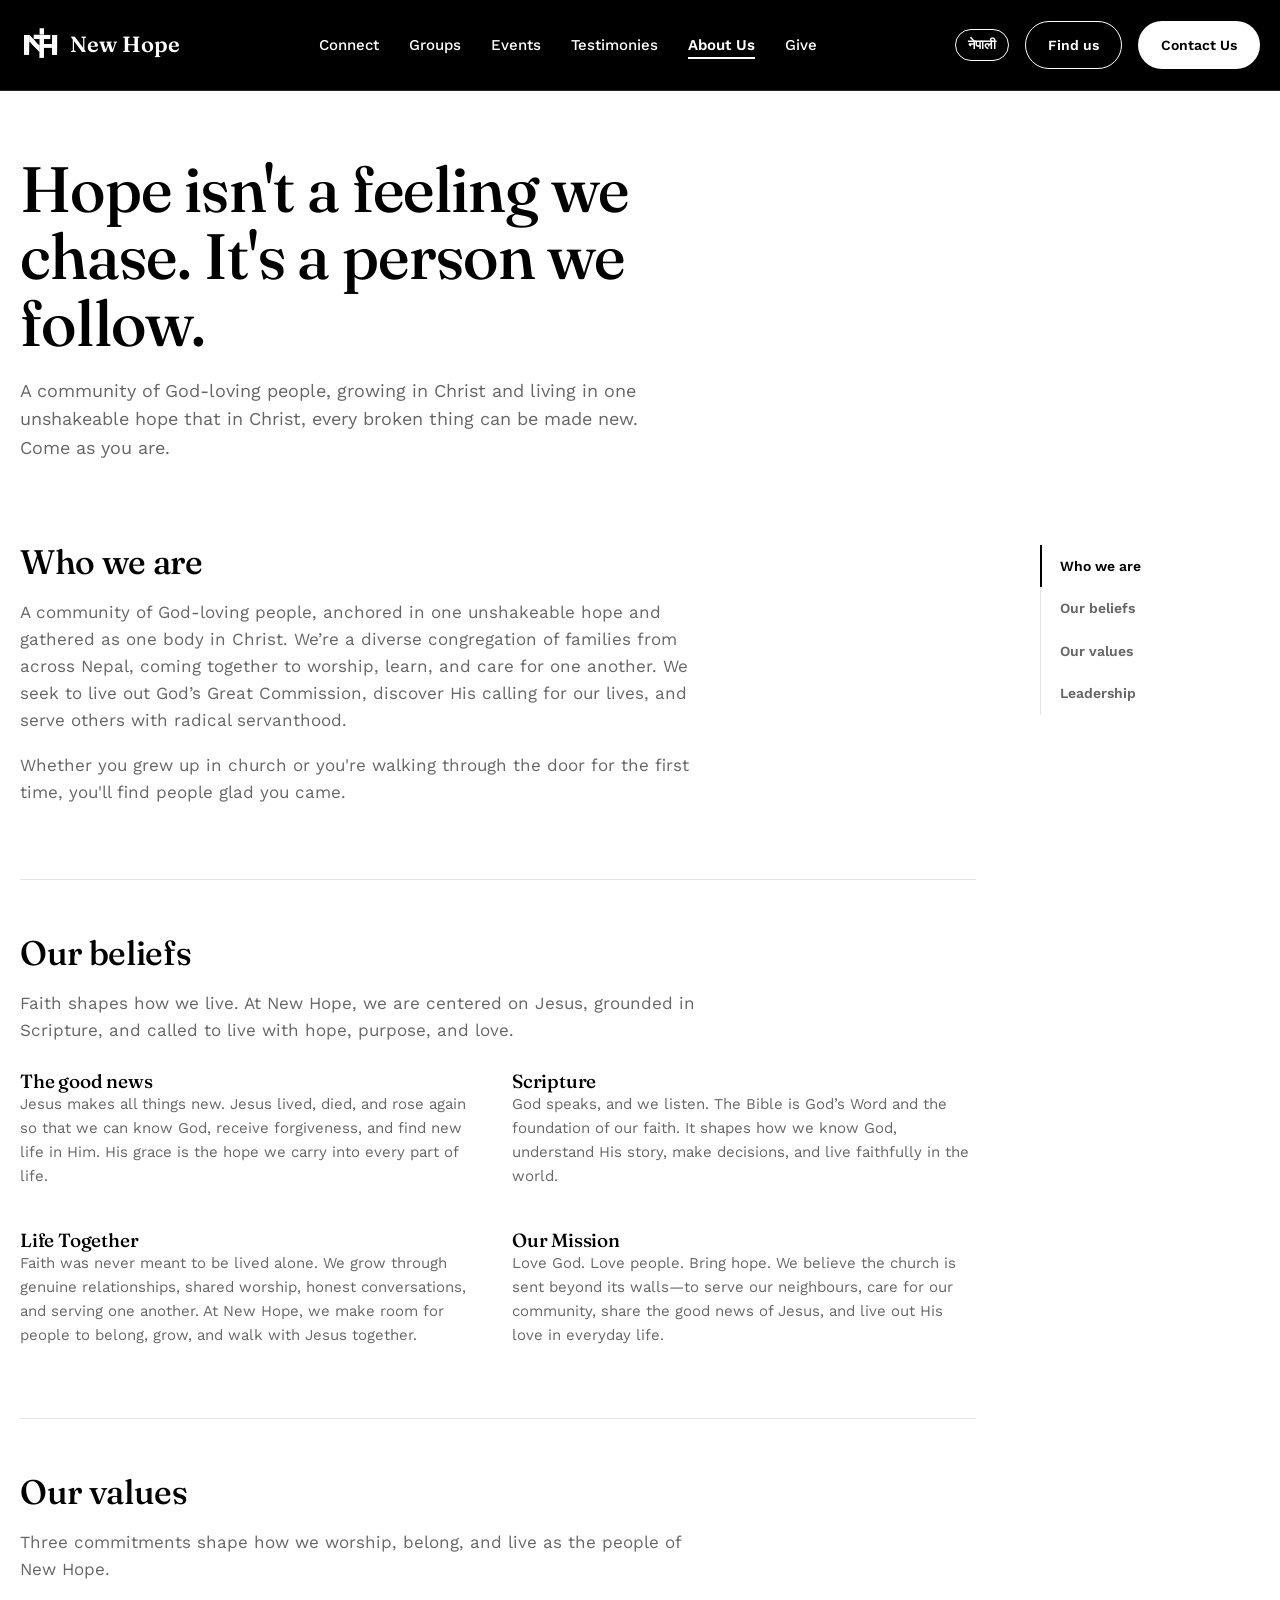
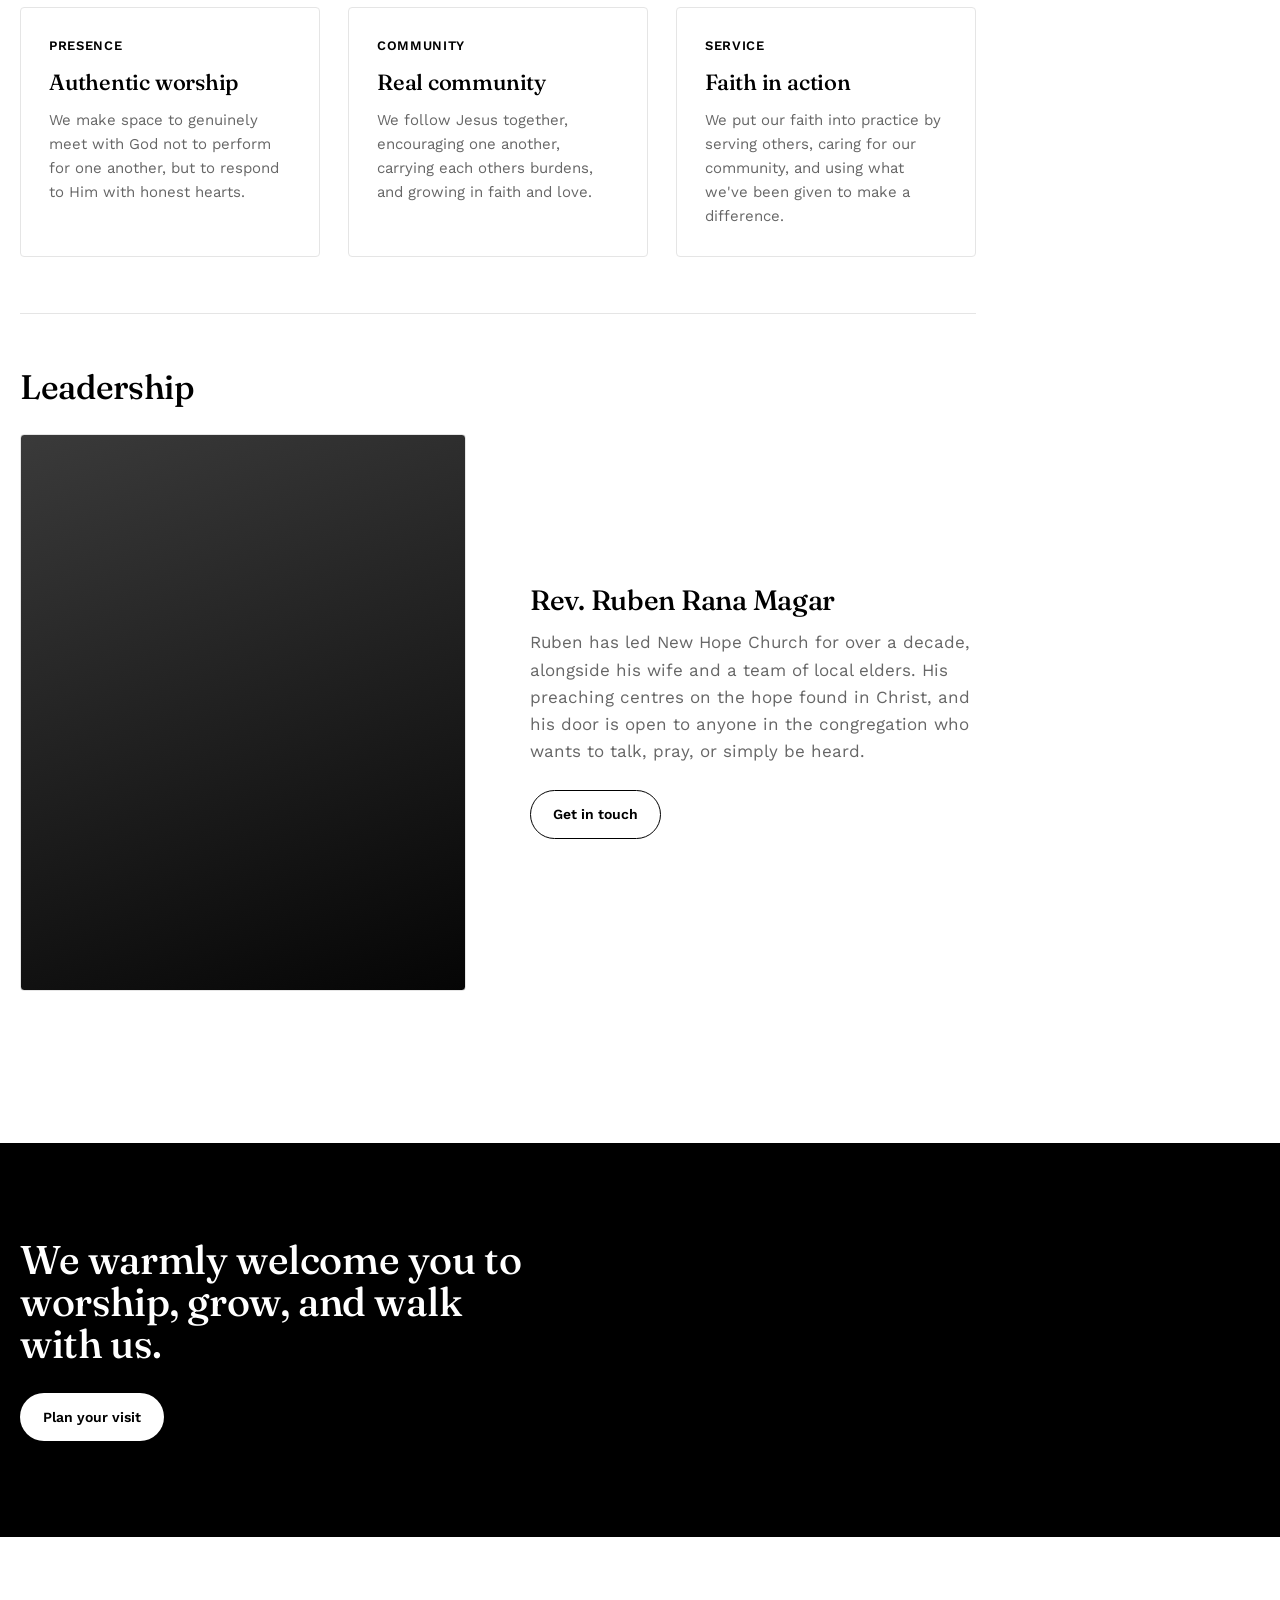
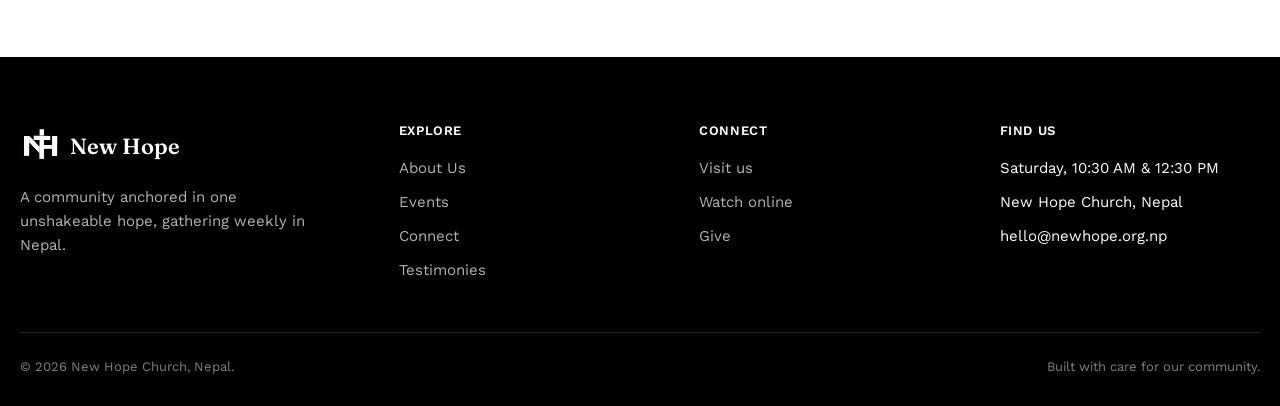
<file: about.html>
<!DOCTYPE html>
<html lang="en">
<head>
<meta charset="UTF-8">
<meta name="viewport" content="width=device-width, initial-scale=1.0">
<title data-en="About Us — New Hope Church" data-np="हाम्रो बारेमा — New Hope Church">About Us — New Hope Church</title>
<link rel="icon" type="image/png" href="pictures/logo-icon.png">
<link rel="stylesheet" href="css/style.css">
<style>
  .about-layout{ display:grid; grid-template-columns: 1fr 220px; gap:64px; align-items:start; }
  .side-nav{ position:sticky; top:110px; }
  .side-nav ul{ list-style:none; margin:0; padding:0; border-left:1px solid var(--line); }
  .side-nav a{
    display:block; padding:10px 0 10px 18px; font-size:14px; font-weight:600;
    color:var(--muted); border-left:2px solid transparent; margin-left:-1px;
    transition: color .15s ease, border-color .15s ease;
  }
  .side-nav a.active, .side-nav a:hover{ color:var(--ink); border-color:var(--ink); }
  .about-section{ padding:56px 0; border-top:1px solid var(--line); }
  .about-section:first-of-type{ border-top:none; padding-top:0; }
  @media (max-width: 900px){
    .about-layout{ grid-template-columns: 1fr; }
    .side-nav{ position:static; margin-bottom:8px; }
    .side-nav ul{ display:flex; flex-wrap:wrap; border-left:none; border-bottom:1px solid var(--line); padding-bottom:12px; }
    .side-nav a{ border-left:none; border-bottom:2px solid transparent; padding:6px 14px 6px 0; }
  }
</style>
</head>
<body>

<header class="site-header">
  <nav class="nav">
    <a class="logo" href="index.html">
      <img src="pictures/black-border.png" alt="New Hope Church Logo" class="mark" />
      New Hope
    </a>
    <button class="nav-toggle" aria-label="Toggle menu" aria-expanded="false">
      <span></span><span></span><span></span>
    </button>
    <ul class="nav-links">
      <li><a href="connect.html" data-en="Connect" data-np="जोडिनुहोस्">Connect</a></li>
      <li><a href="groups.html" data-en="Groups" data-np="समूहहरू">Groups</a></li>
      <li><a href="events.html" data-en="Events" data-np="कार्यक्रमहरू">Events</a></li>
      <li><a href="testimonies.html" data-en="Testimonies" data-np="गवाहीहरू">Testimonies</a></li>
      <li><a href="about.html" class="active" data-en="About Us" data-np="हाम्रो बारेमा">About Us</a></li>
      <li><a href="give.html" data-en="Give" data-np="भेटी">Give</a></li>
    </ul>
    <div class="nav-right">
      <button class="lang-toggle" aria-label="नेपाली भाषामा हेर्नुहोस्">नेपाली</button>
      <a class="btn btn-ghost" href="connect.html#visit-map" data-en="Find us" data-np="हामीलाई भेट्नुहोस्">Find us</a>
      <a class="btn btn-primary" href="connect.html" data-en="Contact Us" data-np="सम्पर्क गर्नुहोस्">Contact Us</a>
    </div>
  </nav>
</header>

<main>

  <section class="tight">
    <div class="wrap hero-in">
      <h1 class="display" style="font-size:clamp(38px,6vw,64px); max-width:18ch;" data-en="Hope isn&#x27;t a feeling we chase. It&#x27;s a person we follow." data-np="आशा हामीले पछ्याउने भावना होइन। यो हामीले अनुसरण गर्ने व्यक्ति हो।">
        Hope isn't a feeling we chase. It's a person we follow.
      </h1>
      <p style="max-width:60ch; font-size:18px; color:var(--muted); margin-top:20px;" data-en="A community of God-loving people, growing in Christ and living in one unshakeable hope that in Christ, every broken thing can be made new. Come as you are." data-np="हामी एउटै अटल आशामा जरा गाडिएको समुदाय हौं, जसले परमेश्वरको उपस्थिति अनुभव गर्दछ र दैनिक जीवनमा उहाँको शान्ति ल्याउन येशूसँग सहकार्य गर्दछ।">
        A community of God-loving people, growing in Christ and living in one unshakeable hope that in Christ, every broken thing can be made new. Come as you are.
      </p>
    </div>
  </section>

  <section style="padding-top:0;">
    <div class="wrap about-layout">

      <div>

        <div id="who-we-are" class="about-section">
          <h2 style="font-size:clamp(26px,3vw,34px);" data-en="Who we are" data-np="हामी को हौं">Who we are</h2>
          <p style="margin-top:18px; font-size:17px; color:var(--muted); max-width:62ch;" data-en="A community of God-loving people, anchored in one unshakeable hope and gathered as one body in Christ. We’re a diverse congregation of families from across Nepal, coming together to worship, learn, and care for one another. We seek to live out God’s Great Commission, discover His calling for our lives, and serve others with radical servanthood." data-np="हाम्रा भेलाहरूको मुटुमा परमेश्वरको उपस्थितिको उत्कट खोजी छ — जहाँ हृदयहरू परिवर्तन हुन्छन्, अनुग्रह प्रकट हुन्छ, र विश्वासीहरू आफ्नो बोलावटमा अगाडि बढ्छन्। हामी लामो समयदेखिका बनेपाका परिवारहरू र सहरमा नयाँ आउनेहरूको मिश्रित मण्डली हौं, जो साप्ताहिक रूपमा आराधना गर्न, सिक्न, र एकअर्काको हेरचाह गर्न भेला हुन्छौं।">
            A community of God-loving people, anchored in one unshakeable hope and gathered as one body in Christ. We’re a diverse congregation of families from across Nepal, coming together to worship, learn, and care for one another. We seek to live out God’s Great Commission, discover His calling for our lives, and serve others with radical servanthood.
          </p>
          <p style="font-size:17px; color:var(--muted); max-width:62ch;" data-en="Whether you grew up in church or you&#x27;re walking through the door for the first time, you&#x27;ll find people glad you came." data-np="तपाईं चर्चमा हुर्किनुभएको होस् वा पहिलो पटक ढोकाबाट भित्र पस्दै हुनुहुन्छ, तपाईंले आफू आउनुभएकोमा खुसी हुने मानिसहरू भेट्टाउनुहुनेछ।">
            Whether you grew up in church or you're walking through the door for the
            first time, you'll find people glad you came.
          </p>
        </div>

        <div id="beliefs" class="about-section">
          <h2 style="font-size:clamp(26px,3vw,34px);" data-en="Our beliefs" data-np="हाम्रा विश्वासहरू">Our beliefs</h2>
          <p style="margin-top:18px; font-size:17px; color:var(--muted); max-width:62ch;" data-en="Faith shapes how we live. At New Hope, we are centered on Jesus, grounded in Scripture, and called to live with hope, purpose, and love." data-np="हाम्रा विश्वासहरू धर्मशास्त्रबाट लिइएका हुन् र यसले हामीले गर्ने हरेक कुरालाई आकार दिन्छ, शनिबारको संगतिदेखि हामीले आफ्ना छिमेकीहरूको हेरचाह गर्ने तरिकासम्म।">
            Faith shapes how we live. At New Hope, we are centered on Jesus, grounded in Scripture, and called to live with hope, purpose, and love.
          </p>
          <div class="two-col" style="margin-top:28px; gap:28px;">
            <div>
              <h3 style="font-size:19px;" data-en="The good news" data-np="सुसमाचार">The good news</h3>
              <p style="color:var(--muted); font-size:15px;" data-en="Jesus makes all things new. Jesus lived, died, and rose again so that we can know God, receive forgiveness, and find new life in Him. His grace is the hope we carry into every part of life." data-np="येशू ख्रीष्ट मर्नुभयो र फेरि जीवित हुनुभयो ताकि जो कोही पनि क्षमा पाउन र नयाँ बन्न सकोस्।">Jesus makes all things new. Jesus lived, died, and rose again so that we can know God, receive forgiveness, and find new life in Him. His grace is the hope we carry into every part of life.</p>
            </div>
            <div>
              <h3 style="font-size:19px;" data-en="Scripture" data-np="धर्मशास्त्र">Scripture</h3>
              <p style="color:var(--muted); font-size:15px;" data-en="God speaks, and we listen. The Bible is God’s Word and the foundation of our faith. It shapes how we know God, understand His story, make decisions, and live faithfully in the world." data-np="बाइबल परमेश्वरको हामीलाई भएको वचन हो — भरपर्दो, र हामी कसरी बाँच्छौं भन्नेको जग।">God speaks, and we listen. The Bible is God’s Word and the foundation of our faith. It shapes how we know God, understand His story, make decisions, and live faithfully in the world.</p>
            </div>
            <div>
              <h3 style="font-size:19px;" data-en="Life Together" data-np="मण्डली">Life Together</h3>
              <p style="color:var(--muted); font-size:15px;" data-en="Faith was never meant to be lived alone. We grow through genuine relationships, shared worship, honest conversations, and serving one another. At New Hope, we make room for people to belong, grow, and walk with Jesus together." data-np="येशूलाई पछ्याउने काम एक्लै गर्नको लागि होइन। हामी समुदायमा उत्तम रूपमा बढ्छौं।">Faith was never meant to be lived alone. We grow through genuine relationships, shared worship, honest conversations, and serving one another. At New Hope, we make room for people to belong, grow, and walk with Jesus together.</p>
            </div>
            <div>
              <h3 style="font-size:19px;" data-en="Our Mission" data-np="मिसन">Our Mission</h3>
              <p style="color:var(--muted); font-size:15px;" data-en="Love God. Love people. Bring hope. We believe the church is sent beyond its walls—to serve our neighbours, care for our community, share the good news of Jesus, and live out His love in everyday life." data-np="परमेश्वरले हामीलाई हाम्रो सहरलाई माया गर्न पठाउनुभएको छ — वचन, सेवा, र दैनिक विश्वस्ततामार्फत।">Love God. Love people. Bring hope. We believe the church is sent beyond its walls—to serve our neighbours, care for our community, share the good news of Jesus, and live out His love in everyday life.</p>
            </div>
          </div>
        </div>

        <div id="values" class="about-section">
          <h2 style="font-size:clamp(26px,3vw,34px);" data-en="Our values" data-np="हाम्रा मूल्यमान्यताहरू">Our values</h2>
          <p style="margin-top:18px; font-size:17px; color:var(--muted); max-width:62ch; margin-bottom:24px;" data-en="Three commitments shape how we worship, belong, and live as the people of New Hope." data-np="तीनवटा प्रतिबद्धताले चर्च परिवारको रूपमा हाम्रो सँगैको जीवनलाई डोर्‍याउँछन्।">
            Three commitments shape how we worship, belong, and live as the people of New Hope.
          </p>
          <div class="card-grid" style="grid-template-columns:repeat(3,1fr);">
            <div class="card">
              <span class="tag" data-en="Presence" data-np="उपस्थिति">Worship</span>
              <h3 data-en="Authentic worship" data-np="साँचो आराधना">Authentic worship</h3>
              <p data-en="We make space to genuinely meet with God not to perform for one another, but to respond to Him with honest hearts." data-np="हामी एकअर्कालाई देखाउनका लागि होइन, साँच्चै परमेश्वरसँग भेट्न ठाउँ बनाउँछौं।">We make space to genuinely meet with God not to perform for one another, but to respond to Him with honest hearts.</p>
            </div>
            <div class="card">
              <span class="tag" data-en="Community" data-np="आत्मीयता">Community</span>
              <h3 data-en="Real community" data-np="साँचो समुदाय">Real community</h3>
              <p data-en="We follow Jesus together, encouraging one another, carrying each others burdens, and growing in faith and love." data-np="समूहहरू र शनिबारको भेलाहरू तपाईंलाई चिन्न र चिनिन मद्दत गर्न अस्तित्वमा छन्।">We follow Jesus together, encouraging one another, carrying each others burdens, and growing in faith and love.</p>
            </div>
            <div class="card">
              <span class="tag" data-en="Service" data-np="उदारता">Service</span>
              <h3 data-en="Faith in action" data-np="खुला हातहरू">Faith in action</h3>
              <p data-en="We put our faith into practice by serving others, caring for our community, and using what we've been given to make a difference." data-np="हामीले पाएको तरिकाले नै, हामी आफ्नो समय, स्रोतसाधन, र घरहरू स्वतन्त्र रूपमा दिन्छौं।">We put our faith into practice by serving others, caring for our community, and using what we've been given to make a difference.</p>
            </div>
          </div>
        </div>

        <div id="leadership" class="about-section">
          <h2 style="font-size:clamp(26px,3vw,34px);" data-en="Leadership" data-np="नेतृत्व">Leadership</h2>
          <div class="two-col" style="margin-top:28px; align-items:center;">
            <div class="art-block" style="aspect-ratio:4/5; background:linear-gradient(160deg,#3a3a3a,#050505);"></div>
            <div>
              <h3 style="font-family:'Fraunces',serif; font-size:28px; font-weight:500;" data-en="Rev. Ruben Rana Magar" data-np="पास्टर रुबेन राणा मगर">Rev. Ruben Rana Magar</h3>
              <p style="color:var(--muted); margin-top:14px;" data-en="Ruben has led New Hope Church for over a decade, alongside his wife and a team of local elders. His preaching centres on the hope found in Christ, and his door is open to anyone in the congregation who wants to talk, pray, or simply be heard." data-np="रुबेनले आफ्नी श्रीमती र स्थानीय एल्डरहरूको टोलीसँगै New Hope Church लाई एक दशकभन्दा बढी समयदेखि नेतृत्व गर्दै आउनुभएको छ। उहाँको प्रवचन ख्रीष्टमा पाइने आशामा केन्द्रित हुन्छ, र कुरा गर्न, प्रार्थना गर्न, वा सुनिन चाहने मण्डलीका जो कोहीका लागि पनि उहाँको ढोका खुला छ।">
                Ruben has led New Hope Church for over a decade, alongside his wife
                and a team of local elders. His preaching centres on the hope found
                in Christ, and his door is open to anyone in the congregation who
                wants to talk, pray, or simply be heard.
              </p>
              <a class="btn btn-ghost" href="connect.html" style="margin-top:8px;" data-en="Get in touch" data-np="सम्पर्कमा रहनुहोस्">Get in touch</a>
            </div>
          </div>
        </div>

      </div>

      <nav class="side-nav" aria-label="On this page">
        <ul>
          <li><a href="#who-we-are" data-en="Who we are" data-np="हामी को हौं">Who we are</a></li>
          <li><a href="#beliefs" data-en="Our beliefs" data-np="हाम्रा विश्वासहरू">Our beliefs</a></li>
          <li><a href="#values" data-en="Our values" data-np="हाम्रा मूल्यमान्यताहरू">Our values</a></li>
          <li><a href="#leadership" data-en="Leadership" data-np="नेतृत्व">Leadership</a></li>
        </ul>
      </nav>

    </div>
  </section>

  <section style="background:var(--ink); color:var(--paper);">
    <div class="wrap">
      <h2 style="font-size:clamp(28px,3.6vw,40px); max-width:20ch; color:var(--paper);" data-en="We warmly welcome you to worship, grow, and walk with us." data-np="हामी तपाईंलाई यो नयाँ आशामा हामीसँगै पाइला चाल्न न्यानो स्वागत गर्दछौं।">
        We warmly welcome you to worship, grow, and walk with us.
      </h2>
      <div style="margin-top:28px;">
        <a class="btn" style="background:var(--paper); color:var(--ink);" href="connect.html#visit-map" data-en="Plan your visit" data-np="आउने योजना बनाउनुहोस्">Plan your visit</a>
      </div>
    </div>
  </section>

</main>

<footer class="site-footer">
  <div class="wrap">
    <div class="footer-grid">
      <div class="footer-brand">
        <div class="logo" style="color:var(--paper); margin-bottom:14px;">
          <img src="pictures/black-border.png" alt="New Hope Church Logo" class="mark" />
          New Hope
        </div>
        <p data-en="A community anchored in one unshakeable hope, gathering weekly in Nepal." data-np="एउटै अटल आशामा बाँधिएको समुदाय, नेपालमा हरेक हप्ता संगति गर्दै।">A community anchored in one unshakeable hope, gathering weekly in Nepal.</p>
      </div>
      <div>
        <h4 data-en="Explore" data-np="थप हेर्नुहोस्">Explore</h4>
        <ul>
          <li><a href="about.html" data-en="About Us" data-np="हाम्रो बारेमा">About Us</a></li>
          <li><a href="events.html" data-en="Events" data-np="कार्यक्रमहरू">Events</a></li>
          <li><a href="connect.html" data-en="Connect" data-np="जोडिनुहोस्">Connect</a></li>
          <li><a href="testimonies.html" data-en="Testimonies" data-np="गवाहीहरू">Testimonies</a></li>
        </ul>
      </div>
      <div>
        <h4 data-en="Connect" data-np="जोडिनुहोस्">Connect</h4>
        <ul>
          <li><a href="connect.html#visit-map" data-en="Visit us" data-np="हामीलाई भेट्न आउनुहोस्">Visit us</a></li>
          <li><a href="connect.html#online" data-en="Watch online" data-np="अनलाइन हेर्नुहोस्">Watch online</a></li>
          <li><a href="give.html" data-en="Give" data-np="भेटी">Give</a></li>
        </ul>
      </div>
      <div>
        <h4 data-en="Find us" data-np="हामीलाई भेट्नुहोस्">Find us</h4>
        <ul>
          <li data-en="Saturday, 10:30 AM &amp; 12:30 PM" data-np="शनिबार, बिहान १०:३० र दिउँसो १२:३०">Saturday, 10:30 AM & 12:30 PM</li>
          <li data-en="New Hope Church, Nepal" data-np="New Hope Church, नेपाल">New Hope Church, Nepal</li>
          <li>hello@newhope.org.np</li>
        </ul>
      </div>
    </div>
    <div class="footer-bottom">
      <span data-en="© 2026 New Hope Church, Nepal." data-np="© २०२६ New Hope Church, नेपाल।">© 2026 New Hope Church, Nepal.</span>
      <span data-en="Built with care for our community." data-np="हाम्रो समुदायको लागि मायाका साथ बनाइएको।">Built with care for our community.</span>
    </div>
  </div>
</footer>

<script src="js/script.js"></script>
<script>
  // highlight side-nav link matching scroll position
  const sections = document.querySelectorAll('.about-section[id]');
  const links = document.querySelectorAll('.side-nav a');
  const onScroll = () => {
    let current = sections[0]?.id;
    sections.forEach(s => { if (window.scrollY >= s.offsetTop - 160) current = s.id; });
    links.forEach(a => a.classList.toggle('active', a.getAttribute('href') === '#' + current));
  };
  document.addEventListener('scroll', onScroll);
  onScroll();
</script>
</body>
</html>
</file>
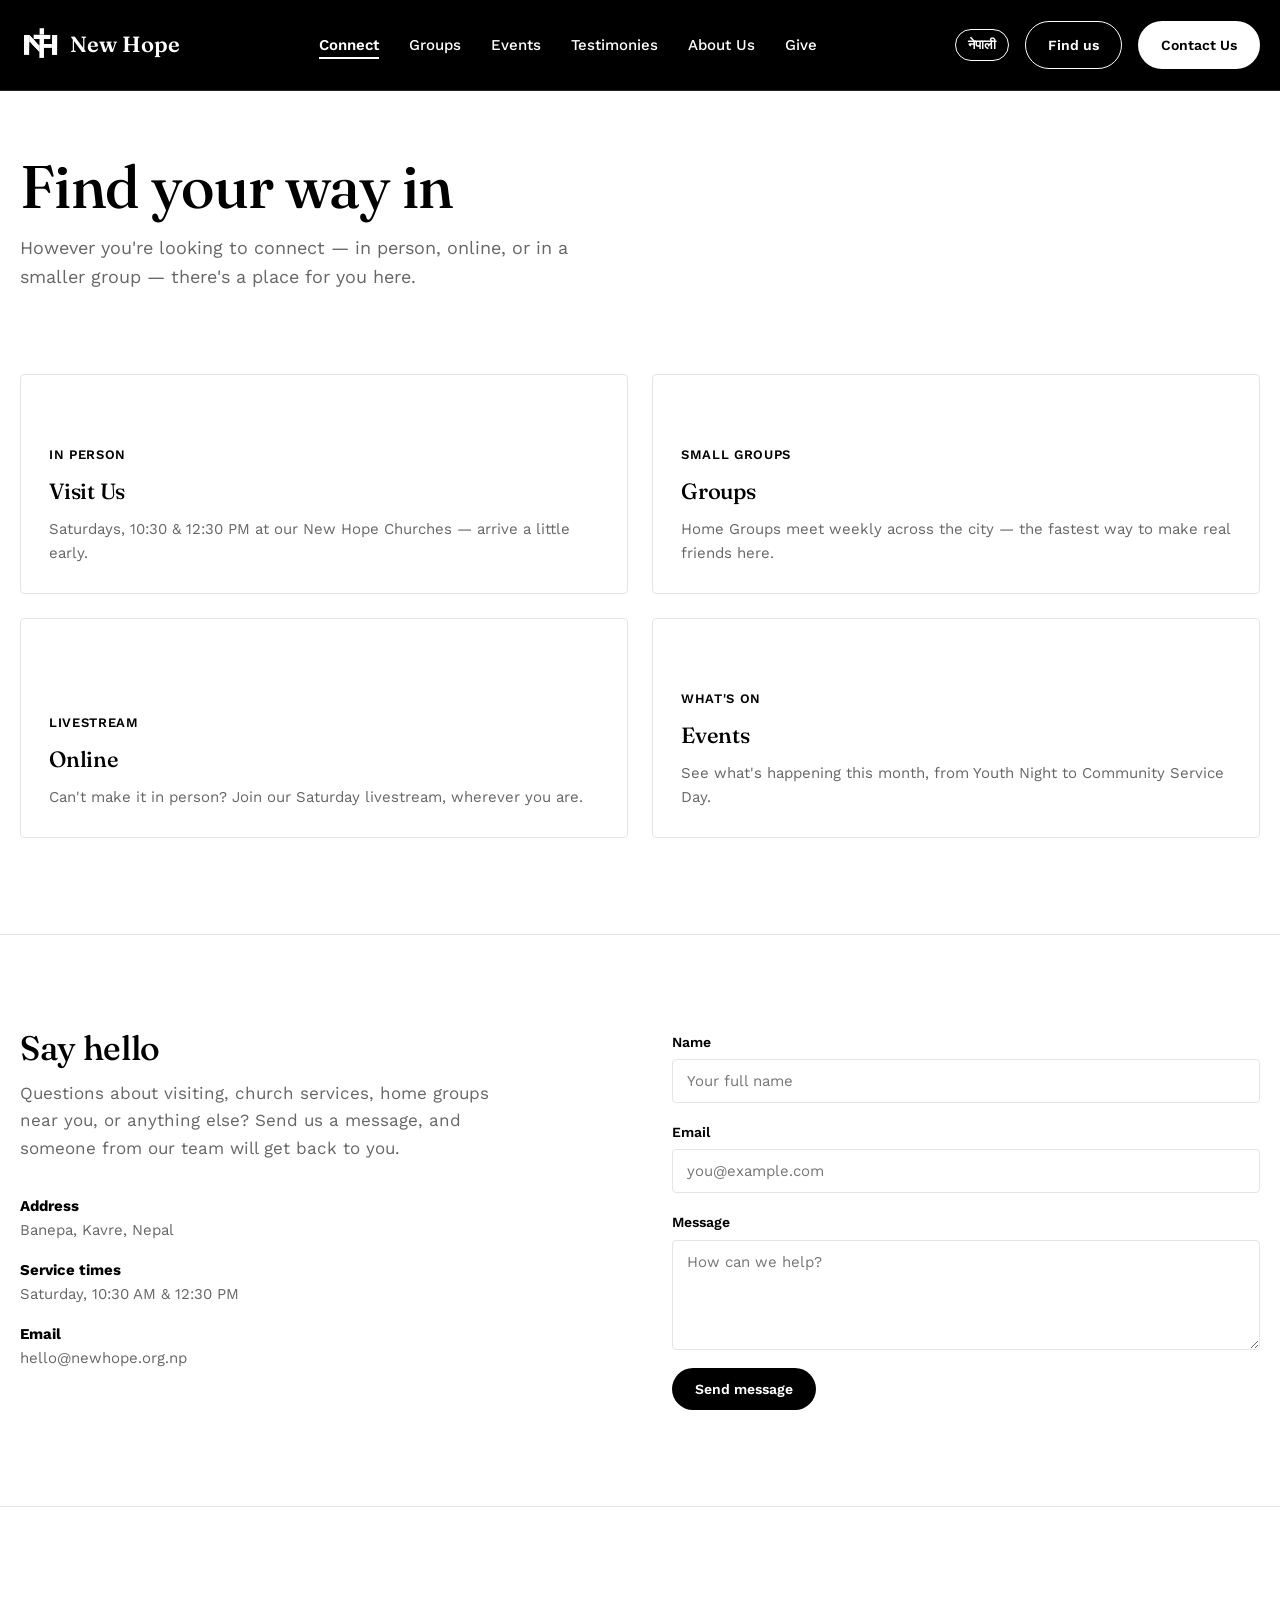
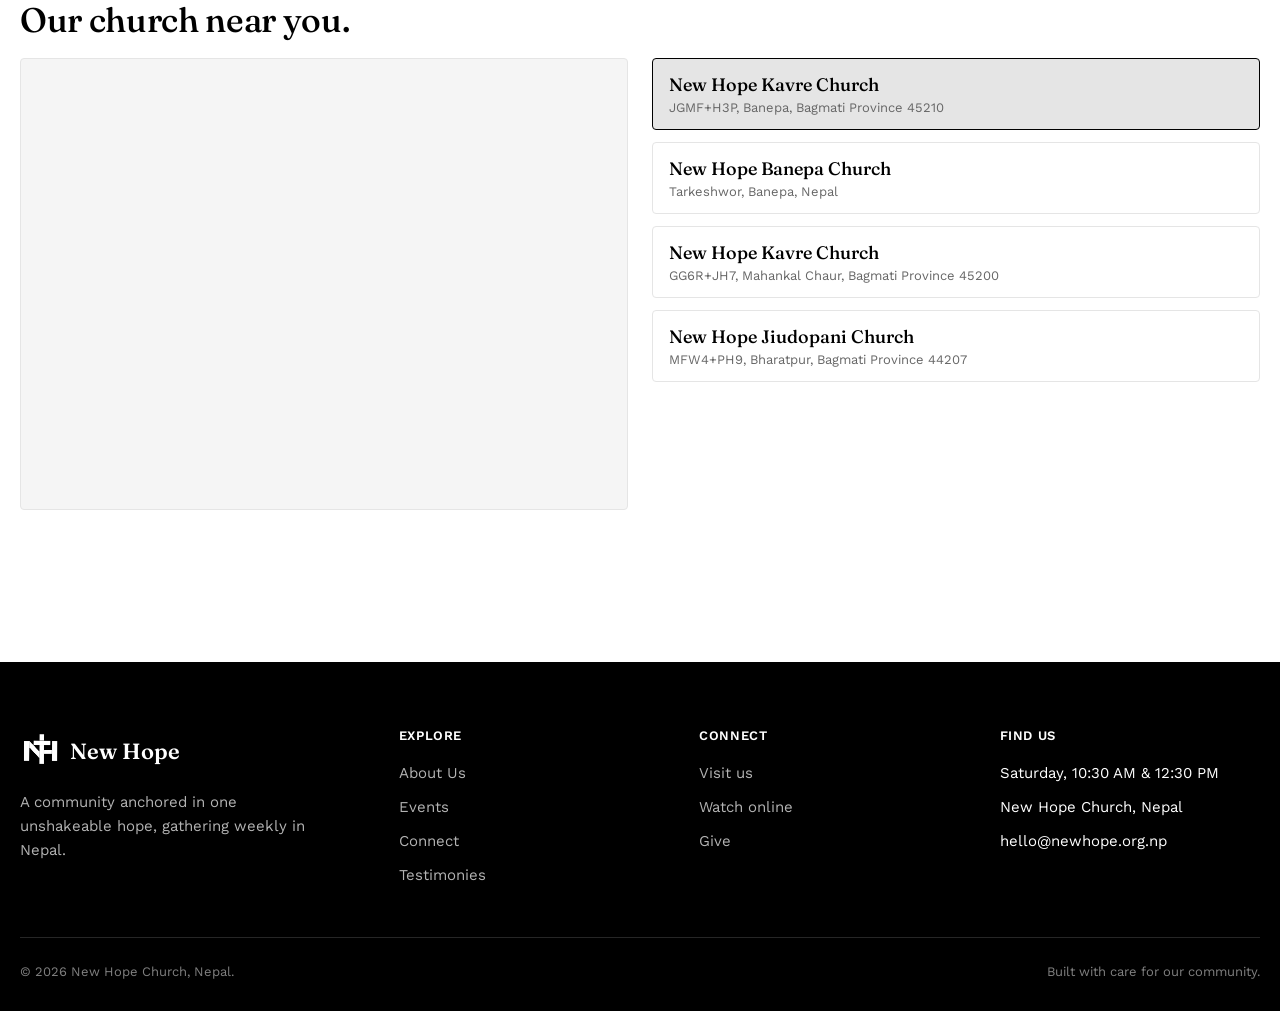
<file: connect.html>
<!DOCTYPE html>
<html lang="en">
<head>
<meta charset="UTF-8">
<meta name="viewport" content="width=device-width, initial-scale=1.0">
<title data-en="Connect — New Hope Church" data-np="जोडिनुहोस् — New Hope Church">Connect — New Hope Church</title>
<link rel="icon" type="image/png" href="pictures/logo-icon.png">
<link rel="stylesheet" href="css/style.css">
<style>
  .form-row{ display:flex; flex-direction:column; gap:6px; margin-bottom:18px; }
  .form-row label{ font-size:14px; font-weight:600; }
  .form-row input, .form-row textarea{
    font-family:'Work Sans', sans-serif; font-size:15px; padding:12px 14px;
    border:1px solid var(--line); border-radius:4px; background:var(--paper); color:var(--ink);
  }
  .form-row textarea{ resize:vertical; min-height:110px; }
</style>
</head>
<body>

<header class="site-header">
  <nav class="nav">
    <a class="logo" href="index.html">
      <img src="pictures/black-border.png" alt="New Hope Church Logo" class="mark" />
      New Hope
    </a>
    <button class="nav-toggle" aria-label="Toggle menu" aria-expanded="false">
      <span></span><span></span><span></span>
    </button>
    <ul class="nav-links">
      <li><a href="connect.html" class="active" data-en="Connect" data-np="जोडिनुहोस्">Connect</a></li>
      <li><a href="groups.html" data-en="Groups" data-np="समूहहरू">Groups</a></li>
      <li><a href="events.html" data-en="Events" data-np="कार्यक्रमहरू">Events</a></li>
      <li><a href="testimonies.html" data-en="Testimonies" data-np="गवाहीहरू">Testimonies</a></li>
      <li><a href="about.html" data-en="About Us" data-np="हाम्रो बारेमा">About Us</a></li>
      <li><a href="give.html" data-en="Give" data-np="भेटी">Give</a></li>
    </ul>
    <div class="nav-right">
      <button class="lang-toggle" aria-label="नेपाली भाषामा हेर्नुहोस्">नेपाली</button>
      <a class="btn btn-ghost" href="#visit" data-en="Find us" data-np="हामीलाई भेट्नुहोस्">Find us</a>
      <a class="btn btn-primary" href="#contact-form" data-en="Contact Us" data-np="सम्पर्क गर्नुहोस्">Contact Us</a>
    </div>
  </nav>
</header>

<main>

  <section class="tight">
    <div class="wrap hero-in">
      <h1 class="display" style="font-size:clamp(38px,6vw,60px); max-width:16ch;" data-en="Find your way in" data-np="आफ्नो बाटो फेला पार्नुहोस्">Find your way in</h1>
      <p style="max-width:52ch; font-size:18px; color:var(--muted); margin-top:16px;" data-en="However you&#x27;re looking to connect — in person, online, or in a smaller group — there&#x27;s a place for you here." data-np="तपाईं जुनसुकै तरिकाले जोडिन खोज्नुभए पनि — व्यक्तिगत रूपमा, अनलाइन, वा साना समूहमा — यहाँ तपाईंको लागि ठाउँ छ।">
        However you're looking to connect — in person, online, or in a smaller
        group — there's a place for you here.
      </p>
    </div>
  </section>

  <section style="padding-top:0;">
    <div class="wrap" style="display:grid; grid-template-columns:1fr 1fr; gap:24px;">
      <a id="visit" href="#visit-map" class="card" style="text-decoration:none; min-height:220px; justify-content:flex-end; background:var(--paper);">
        <span class="tag" data-en="In person" data-np="व्यक्तिगत रूपमा">In person</span>
        <h3 data-en="Visit Us" data-np="हामीलाई भेट्न आउनुहोस्">Visit Us</h3>
        <p data-en="Saturdays, 10:30 &amp; 12:30 PM at our New Hope Churches — arrive a little early." data-np="शनिबार, बिहान १०:३० र दिउँसो १२:३० बजे हाम्रा New Hope चर्चहरूमा — अलि चाँडै आउनुहोस्।">Saturdays, 10:30 & 12:30 PM at our New Hope Churches — arrive a little early.</p>
      </a>
      <a id="groups" href="groups.html" class="card" style="text-decoration:none; min-height:220px; justify-content:flex-end; background:var(--paper);">
        <span class="tag" data-en="Small groups" data-np="साना समूहहरू">Small groups</span>
        <h3 data-en="Groups" data-np="समूहहरू">Groups</h3>
        <p data-en="Home Groups meet weekly across the city — the fastest way to make real friends here." data-np="होम ग्रुपहरू (घरेलु संगति) सहरभरि साप्ताहिक रूपमा भेला हुन्छन् — यहाँ साँचो साथी बनाउने सबैभन्दा छिटो तरिका।">Home Groups meet weekly across the city — the fastest way to make real friends here.</p>
      </a>
      <a id="online" href="#online-watch" class="card" style="text-decoration:none; min-height:220px; justify-content:flex-end; background:var(--paper);">
        <span class="tag" data-en="Livestream" data-np="लाइभस्ट्रिम">Livestream</span>
        <h3 data-en="Online" data-np="अनलाइन">Online</h3>
        <p data-en="Can't make it in person? Join our Saturday livestream, wherever you are." data-np="प्रत्यक्ष आउन सक्नुभएन भने पनि, तपाईं जहाँ भए पनि हाम्रो शनिबारको लाइभस्ट्रिममा जोडिन सक्नुहुन्छ।">Can't make it in person? Join our Saturday livestream, wherever you are.</p>
      </a>
      <a id="events" href="events.html" class="card" style="text-decoration:none; min-height:220px; justify-content:flex-end; background:var(--paper);">
        <span class="tag" data-en="What&#x27;s on" data-np="के छ यहाँ">What's on</span>
        <h3 data-en="Events" data-np="कार्यक्रमहरू">Events</h3>
        <p data-en="See what&#x27;s happening this month, from Youth Night to Community Service Day." data-np="यस महिना के भइरहेको छ हेर्नुहोस्, युवा रात्रीदेखि सामाजिक सेवा दिवससम्म।">See what's happening this month, from Youth Night to Community Service Day.</p>
      </a>
    </div>
  </section>

  <section style="background:var(--paper); border-top:1px solid var(--line);">
    <div class="wrap two-col">
      <div>
        <h2 style="font-size:clamp(26px,3vw,34px);" data-en="Say hello" data-np="नमस्ते भन्नुहोस्">Say hello</h2>
        <p style="margin-top:14px; color:var(--muted); max-width:46ch;" data-en="Questions about visiting, church services, home groups near you, or anything else? Send us a message, and someone from our team will get back to you." data-np="भ्रमण, तपाईं नजिकैको होम ग्रुप, वा अरू कुनै कुराबारे प्रश्न छ भने — हामीलाई सन्देश पठाउनुहोस्, हाम्रो टोलीबाट कोहीले तपाईंलाई फर्केर सम्पर्क गर्नेछ।">
          Questions about visiting, church services, home groups near you, or anything else? Send us a message, and someone from our team will get back to you.
        </p>
        <div style="margin-top:32px; display:flex; flex-direction:column; gap:16px; font-size:15px;">
          <div>
            <strong data-en="Address" data-np="ठेगाना">Address</strong><br>
            <span style="color:var(--muted);" data-en="Banepa, Kavre, Nepal" data-np="बनेपा, काभ्रे, नेपाल">Banepa, Kavre, Nepal</span>
          </div>
          <div>
            <strong data-en="Service times" data-np="आराधनाको समय">Service times</strong><br>
            <span style="color:var(--muted);" data-en="Saturday, 10:30 AM &amp; 12:30 PM" data-np="शनिबार, बिहान १०:३० र दिउँसो १२:३०">Saturday, 10:30 AM & 12:30 PM</span>
          </div>
          <div>
            <strong data-en="Email" data-np="इमेल">Email</strong><br>
            <span style="color:var(--muted);">hello@newhope.org.np</span>
          </div>
        </div>
      </div>

      <form id="contact-form">
        <div class="form-row">
          <label for="name" data-en="Name" data-np="नाम">Name</label>
          <input id="name" type="text" placeholder="Your full name" required data-en-placeholder="Your full name" data-np-placeholder="तपाईंको पूरा नाम">
        </div>
        <div class="form-row">
          <label for="email" data-en="Email" data-np="इमेल">Email</label>
          <input id="email" type="email" placeholder="you@example.com" required data-en-placeholder="you@example.com" data-np-placeholder="तपाईंको इमेल">
        </div>
        <div class="form-row">
          <label for="message" data-en="Message" data-np="सन्देश">Message</label>
          <textarea id="message" placeholder="How can we help?" required data-en-placeholder="How can we help?" data-np-placeholder="हामी कसरी मद्दत गर्न सक्छौं?"></textarea>
        </div>
        <button class="btn btn-primary" type="submit" data-en="Send message" data-np="सन्देश पठाउनुहोस्">Send message</button>
        <p id="form-status" style="margin-top:12px; font-size:14px; color:var(--muted); display:none;"></p>
      </form>
    </div>
  </section>

  <section id="visit-map" style="background:var(--paper); border-top:1px solid var(--line); padding-bottom:0;">
  <div class="wrap" style="padding-bottom:32px;">
    <h2 style="font-size:clamp(26px,3vw,34px);" data-en="Our church near you." data-np="हाम्रो नजिकैको चर्च">Our church near you.</h2>
    <div class="map-picker" style="margin-top:20px;">

      <!-- LEFT: map -->
      <div class="map-frame-wrap">
        <iframe id="church-map"
          src="https://www.google.com/maps/embed?pb=!1m14!1m8!1m3!1d892.8786099356183!2d85.52283634907381!3d27.63397051985811!3m2!1i1024!2i768!4f13.1!3m3!1m2!1s0x39eb090046f56a6b%3A0x4c1b291993f486cc!2sNEW%20HOPE%20KAVRE%20CHURCH!5e1!3m2!1sen!2snp!4v1789358273656!5m2!1sen!2snp"
          allowfullscreen="" loading="lazy"
          referrerpolicy="strict-origin-when-cross-origin">
        </iframe>
      </div>

      <!-- RIGHT: church list -->
      <div class="church-list">
        <button type="button" class="church-item active"
          data-src="https://www.google.com/maps/embed?pb=!1m14!1m8!1m3!1d892.8786099356183!2d85.52283634907381!3d27.63397051985811!3m2!1i1024!2i768!4f13.1!3m3!1m2!1s0x39eb090046f56a6b%3A0x4c1b291993f486cc!2sNEW%20HOPE%20KAVRE%20CHURCH!5e1!3m2!1sen!2snp!4v1789358273656!5m2!1sen!2snp">
          <strong>New Hope Kavre Church</strong>
          <span>JGMF+H3P, Banepa, Bagmati Province 45210</span>
        </button>

        <button type="button" class="church-item"
          data-src="https://www.google.com/maps/embed?pb=!1m18!1m12!1m3!1d57069.59636073262!2d85.24899408689247!3d27.776566842322904!2m3!1f0!2f0!3f0!3m2!1i1024!2i768!4f13.1!3m3!1m2!1s0x39eb1f1660f01d15%3A0x6bc8f6a111170a6d!2sTarakeshwar%2C%20Bagmati%20Province!5e1!3m2!1sen!2snp!4v1789360051380!5m2!1sen!2snp">
          <strong>New Hope Banepa Church</strong>
          <span>Tarkeshwor, Banepa, Nepal</span>
        </button>

        <button type="button" class="church-item"
          data-src="https://www.google.com/maps/embed?pb=!1m18!1m12!1m3!1d3575.501484353169!2d85.53883627550266!3d27.511549276295447!2m3!1f0!2f0!3f0!3m2!1i1024!2i768!4f13.1!3m3!1m2!1s0x39eb0b0016cb52ab%3A0x35e3ad766bd83ad8!2sNew%20Hope%20Kavre%20Church!5e1!3m2!1sen!2snp!4v1789360003675!5m2!1sen!2snp">
          <strong>New Hope Kavre Church</strong>
          <span>GG6R+JH7, Mahankal Chaur, Bagmati Province 45200</span>
        </button>

        <button type="button" class="church-item"     
          data-src="https://www.google.com/maps/embed?pb=!1m18!1m12!1m3!1d2523.9859671443764!2d84.45587771265778!3d27.697004124118674!2m3!1f0!2f0!3f0!3m2!1i1024!2i768!4f13.1!3m3!1m2!1s0x3994e54a2a743585%3A0xc37a285bb5fe189d!2sJiudopani%20Church!5e1!3m2!1sen!2snp!4v1789359583674!5m2!1sen!2snp">
          <strong>New Hope Jiudopani Church</strong>
          <span>MFW4+PH9, Bharatpur, Bagmati Province 44207</span>
        </button>
      </div>
    </div>
  </div>
</section>

</main>

<footer class="site-footer">
  <div class="wrap">
    <div class="footer-grid">
      <div class="footer-brand">
        <div class="logo" style="color:var(--paper); margin-bottom:14px;">
          <img src="pictures/black-border.png" alt="New Hope Church Logo" class="mark" />
          New Hope
        </div>
        <p data-en="A community anchored in one unshakeable hope, gathering weekly in Nepal." data-np="एउटै अटल आशामा बाँधिएको समुदाय, नेपालमा हरेक हप्ता संगति गर्दै।">A community anchored in one unshakeable hope, gathering weekly in Nepal.</p>
      </div>
      <div>
        <h4 data-en="Explore" data-np="थप हेर्नुहोस्">Explore</h4>
        <ul>
          <li><a href="about.html" data-en="About Us" data-np="हाम्रो बारेमा">About Us</a></li>
          <li><a href="events.html" data-en="Events" data-np="कार्यक्रमहरू">Events</a></li>
          <li><a href="connect.html" data-en="Connect" data-np="जोडिनुहोस्">Connect</a></li>
          <li><a href="testimonies.html" data-en="Testimonies" data-np="गवाहीहरू">Testimonies</a></li>
        </ul>
      </div>
      <div>
        <h4 data-en="Connect" data-np="जोडिनुहोस्">Connect</h4>
        <ul>
          <li><a href="connect.html#visit-map" data-en="Visit us" data-np="हामीलाई भेट्न आउनुहोस्">Visit us</a></li>
          <li><a href="connect.html#online" data-en="Watch online" data-np="अनलाइन हेर्नुहोस्">Watch online</a></li>
          <li><a href="give.html" data-en="Give" data-np="भेटी">Give</a></li>
        </ul>
      </div>
      <div>
        <h4 data-en="Find us" data-np="हामीलाई भेट्नुहोस्">Find us</h4>
        <ul>
          <li data-en="Saturday, 10:30 AM &amp; 12:30 PM" data-np="शनिबार, बिहान १०:३० र दिउँसो १२:३०">Saturday, 10:30 AM & 12:30 PM</li>
          <li data-en="New Hope Church, Nepal" data-np="New Hope Church, नेपाल">New Hope Church, Nepal</li>
          <li>hello@newhope.org.np</li>
        </ul>
      </div>
    </div>
    <div class="footer-bottom">
      <span data-en="© 2026 New Hope Church, Nepal." data-np="© २०२६ New Hope Church, नेपाल।">© 2026 New Hope Church, Nepal.</span>
      <span data-en="Built with care for our community." data-np="हाम्रो समुदायको लागि मायाका साथ बनाइएको।">Built with care for our community.</span>
    </div>
  </div>
</footer>

<script src="js/script.js"></script>
</body>
</html>
</file>
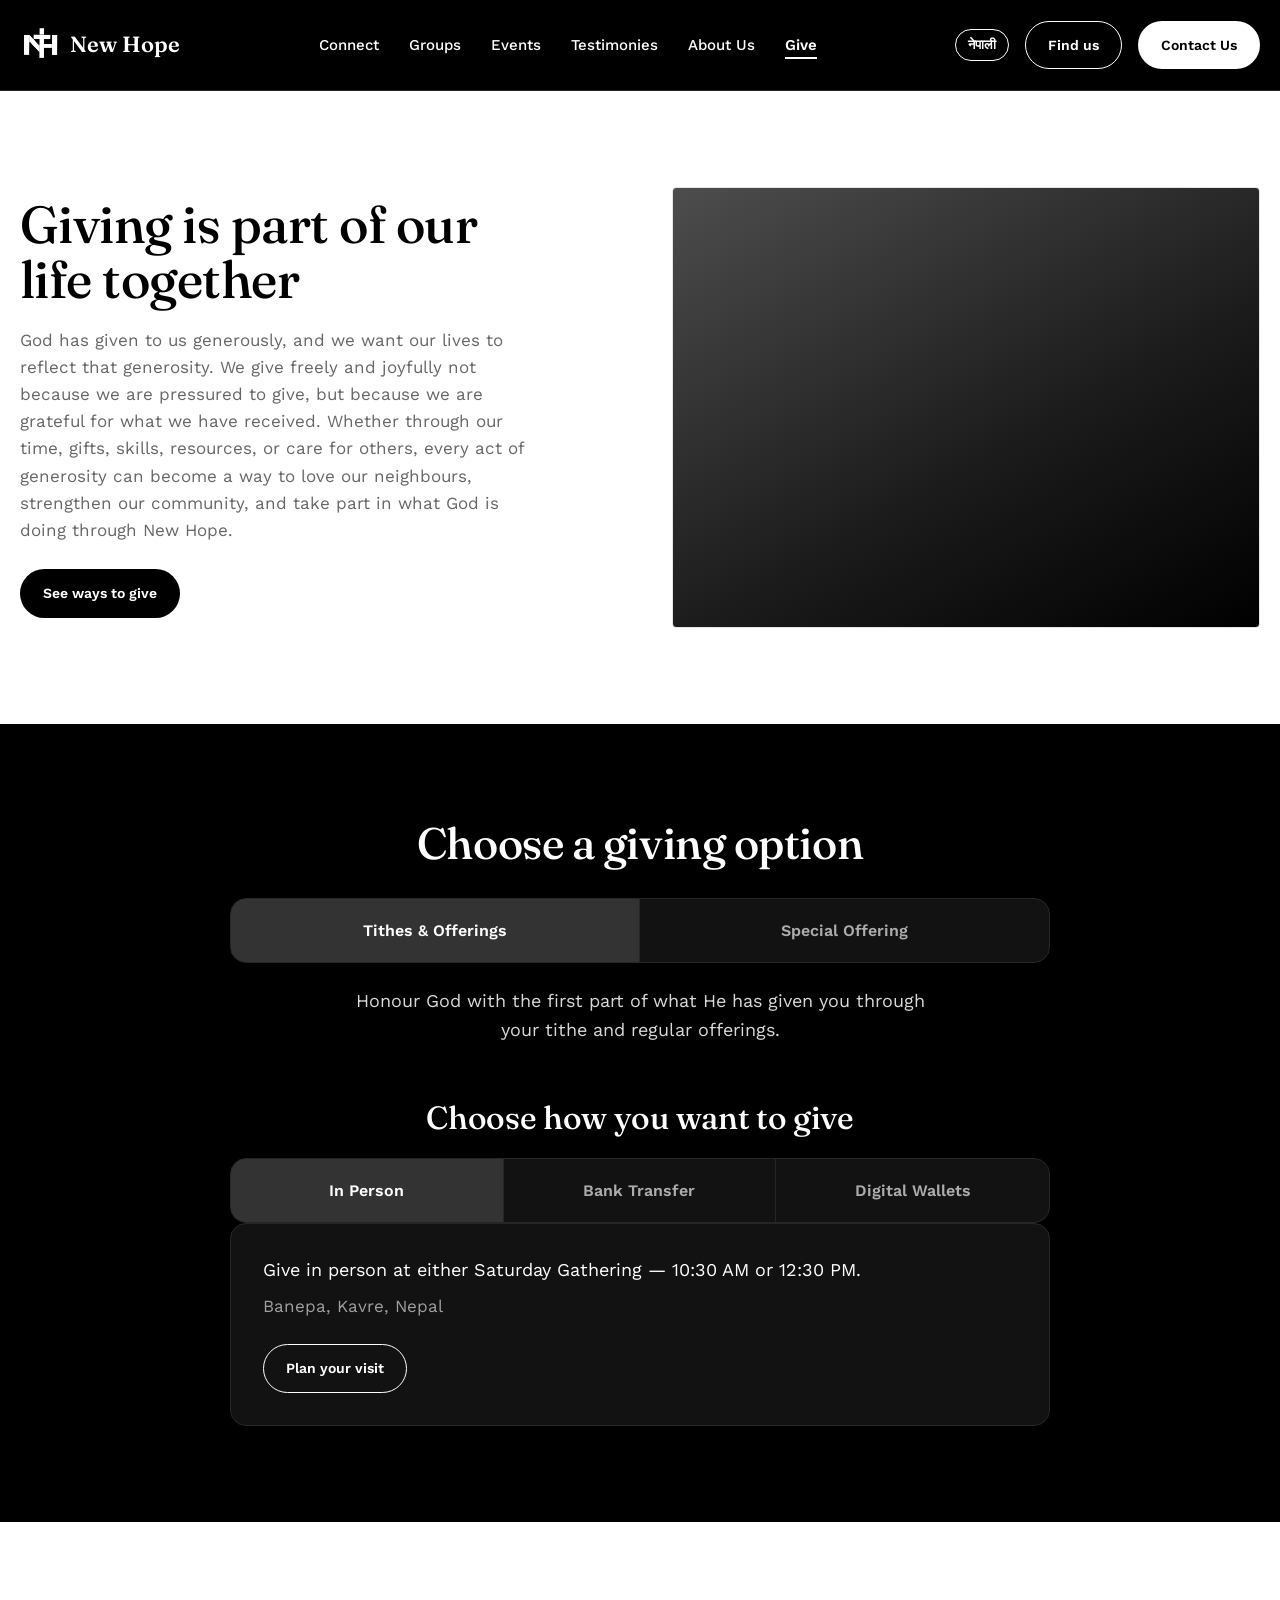
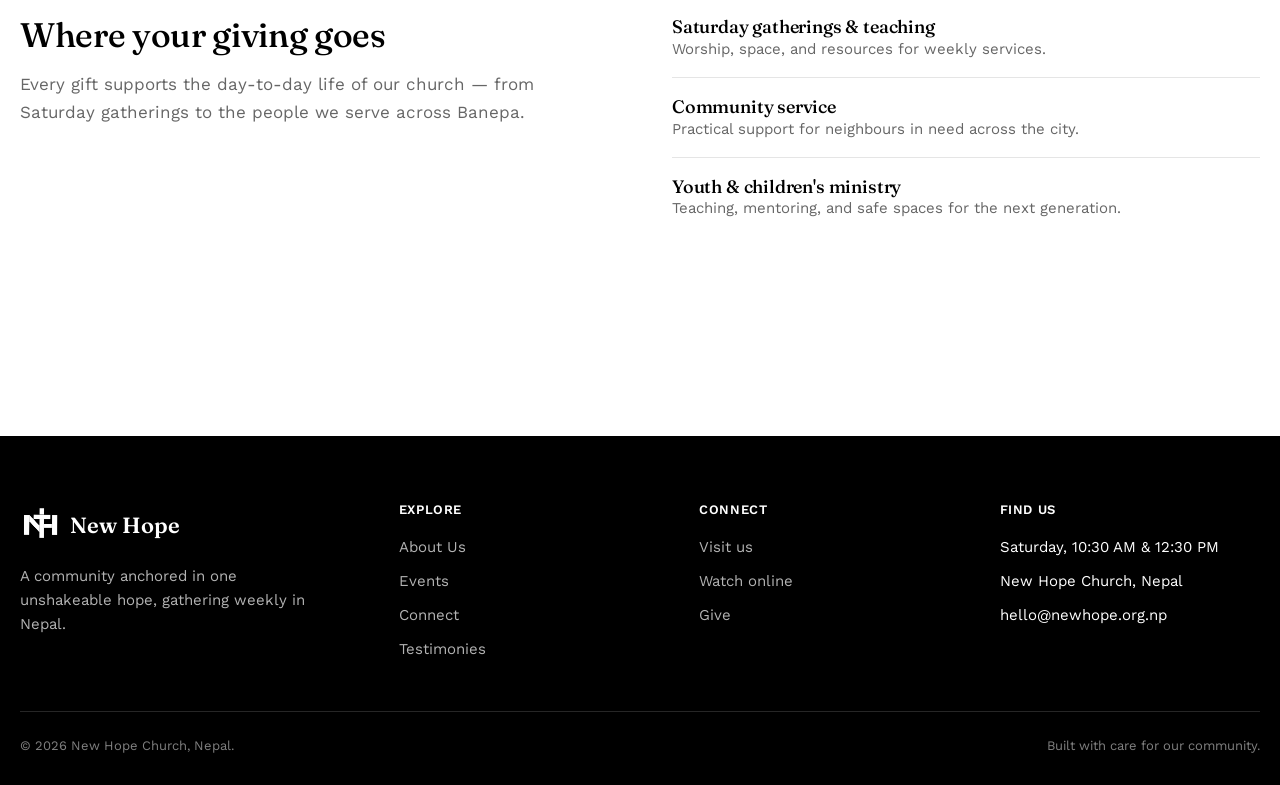
<file: give.html>
<!DOCTYPE html>
<html lang="en">
<head>
<meta charset="UTF-8">
<meta name="viewport" content="width=device-width, initial-scale=1.0">
<title data-en="Give — New Hope Church" data-np="भेटी — New Hope Church">Give — New Hope Church</title>
<link rel="icon" type="image/png" href="pictures/logo-icon.png">
<link rel="stylesheet" href="css/style.css">
</head>
<body>

<header class="site-header">
  <nav class="nav">
    <a class="logo" href="index.html">
      <img src="pictures/black-border.png" alt="New Hope Church Logo" class="mark" />
      New Hope
    </a>
    <button class="nav-toggle" aria-label="Toggle menu" aria-expanded="false">
      <span></span><span></span><span></span>
    </button>
    <ul class="nav-links">
      <li><a href="connect.html" data-en="Connect" data-np="जोडिनुहोस्">Connect</a></li>
      <li><a href="groups.html" data-en="Groups" data-np="समूहहरू">Groups</a></li>
      <li><a href="events.html" data-en="Events" data-np="कार्यक्रमहरू">Events</a></li>
      <li><a href="testimonies.html" data-en="Testimonies" data-np="गवाहीहरू">Testimonies</a></li>
      <li><a href="about.html" data-en="About Us" data-np="हाम्रो बारेमा">About Us</a></li>
      <li><a href="give.html" class="active" data-en="Give" data-np="भेटी">Give</a></li>
    </ul>
    <div class="nav-right">
      <button class="lang-toggle" aria-label="नेपाली भाषामा हेर्नुहोस्">नेपाली</button>
      <a class="btn btn-ghost" href="connect.html#visit-map" data-en="Find us" data-np="हामीलाई भेट्नुहोस्">Find us</a>
      <a class="btn btn-primary" href="connect.html" data-en="Contact Us" data-np="सम्पर्क गर्नुहोस्">Contact Us</a>
    </div>
  </nav>
</header>

<main>
  <section>
    <div class="wrap two-col hero-in" style="align-items:center;">
      <div>
        <h1 class="display" style="font-size:clamp(34px,5vw,52px); max-width:15ch;" data-en="Giving is part of our life together" data-np="उदारता आराधनाको एउटा रूप हो">
          Giving is part of our life together.
        </h1>
        <p style="font-size:17px; color:var(--muted); margin-top:20px; max-width:48ch;" data-en="God has given to us generously, and we want our lives to reflect that generosity. We give freely and joyfully not because we are pressured to give, but because we are grateful for what we have received. Whether through our time, gifts, skills, resources, or care for others, every act of generosity can become a way to love our neighbours, strengthen our community, and take part in what God is doing through New Hope." data-np="जब हामी परमेश्वरले दिनुभएको आशिष्बाट दशांश र भेटीको माध्यमबाट दिन्छौं, यसले उहाँप्रतिको हाम्रो आराधना, कृतज्ञता, र भक्ति देखाउँछ। New Hope मा र नेपालभरि परमेश्वरले गरिरहनुभएको सबै कार्यमा योगदान गर्नुभएकोमा धन्यवाद।">
          God has given to us generously, and we want our lives to reflect that generosity. We give freely and joyfully not because we are pressured to give, but because we are grateful for what we have received. Whether through our time, gifts, skills, resources, or care for others, every act of generosity can become a way to love our neighbours, strengthen our community, and take part in what God is doing through New Hope.
        </p>
        <a class="btn btn-primary" href="#ways-to-give" style="margin-top:8px;" data-en="See ways to give" data-np="दान गर्ने तरिकाहरू हेर्नुहोस्">See ways to give</a>
      </div>
      <div class="art-block" style="aspect-ratio:4/3; background:linear-gradient(150deg,#4d4d4d,#1a1a1a 60%,#000000);"></div>
    </div>
  </section>

  <section id="ways-to-give" class="giving" data-fund="tithe">
    <div class="wrap giving-in">

      <h2 data-en="Choose a giving option" data-np="दान गर्ने विकल्प छान्नुहोस्">Choose a giving option</h2>

      <div class="seg seg-2" role="tablist" aria-label="Giving option">
        <button type="button" role="tab" class="seg-btn fund-btn active" aria-selected="true" data-fund="tithe" data-en="Tithes &amp; Offerings" data-np="दशांश तथा भेटी">Tithes &amp; Offerings</button>
        <button type="button" role="tab" class="seg-btn fund-btn" aria-selected="false" data-fund="special" data-en="Special Offering" data-np="विशेष भेटी">Special Offering</button>
      </div>

      <p class="giving-desc" data-fund-only="tithe" data-en="Honour God with the first part of what He has given you through your tithe and regular offerings." data-np="परमेश्वरले तपाईंलाई दिनुभएकोमध्ये पहिलो भागले, आफ्नो दशांश र नियमित भेटीमार्फत उहाँको आदर गर्नुहोस्।">Honour God with the first part of what He has given you through your tithe and regular offerings.</p>
      <p class="giving-desc" data-fund-only="special" data-en="Give toward a special project, need, or mission beyond our regular giving." data-np="हाम्रो नियमित दानभन्दा बाहिरको कुनै विशेष परियोजना, खाँचो, वा मिसनका लागि भेटी।">Give toward a special project, need, or mission beyond our regular giving.</p>

      <!-- Campus selector intentionally left out for now -->

      <h3 class="giving-sub" data-en="Choose how you want to give" data-np="तपाईं कसरी दान गर्न चाहनुहुन्छ छान्नुहोस्">Choose how you want to give</h3>

      <div class="seg seg-3" role="tablist" aria-label="How to give">
        <button type="button" role="tab" class="seg-btn method-btn active" aria-selected="true" data-method="person" data-en="In Person" data-np="व्यक्तिगत रूपमा">In Person</button>
        <button type="button" role="tab" class="seg-btn method-btn" aria-selected="false" data-method="bank" data-en="Bank Transfer" data-np="बैंक स्थानान्तरण">Bank Transfer</button>
        <button type="button" role="tab" class="seg-btn method-btn" aria-selected="false" data-method="wallet" data-en="Digital Wallets" data-np="डिजिटल वालेट">Digital Wallets</button>
      </div>

      <div class="giving-panels">

        <!-- IN PERSON -->
        <div class="giving-panel" id="panel-person" role="tabpanel">
          <p class="panel-lead" data-en="Give in person at either Saturday Gathering — 10:30 AM or 12:30 PM." data-np="शनिबारको कुनै पनि संगतिमा (बिहान १०:३० वा दिउँसो १२:३०) प्रत्यक्ष भेटी चढाउन सक्नुहुन्छ।">Give in person at either Saturday Gathering — 10:30 AM or 12:30 PM.</p>
          <p class="panel-sub" data-en="Banepa, Kavre, Nepal" data-np="बनेपा, काभ्रे, नेपाल">Banepa, Kavre, Nepal</p>
          <a class="btn btn-on-dark" href="connect.html#visit-map" data-en="Plan your visit" data-np="आउने योजना बनाउनुहोस्">Plan your visit</a>
        </div>

        <!-- BANK TRANSFER -->
        <div class="giving-panel" id="panel-bank" role="tabpanel" hidden>
          <p class="panel-lead" data-en="Give anytime via direct bank transfer." data-np="प्रत्यक्ष बैंक स्थानान्तरणमार्फत जहिले पनि भेटी।">Give anytime via direct bank transfer.</p>
          <!-- TODO: replace each "To be added" and delete its data-placeholder attribute (this also enables the Copy button). -->
          <div class="detail-list">
            <div class="detail-row">
              <div>
                <span class="detail-label" data-en="Account name" data-np="खाताको नाम">Account name</span>
                <strong class="detail-value" data-placeholder>To be added</strong>
              </div>
              <button type="button" class="copy-btn" data-en="Copy" data-np="कपी गर्नुहोस्">Copy</button>
            </div>
            <div class="detail-row">
              <div>
                <span class="detail-label" data-en="Account number" data-np="खाता नम्बर">Account number</span>
                <strong class="detail-value" data-placeholder>To be added</strong>
              </div>
              <button type="button" class="copy-btn" data-en="Copy" data-np="कपी गर्नुहोस्">Copy</button>
            </div>
            <div class="detail-row">
              <div>
                <span class="detail-label" data-en="Bank" data-np="बैंक">Bank</span>
                <strong class="detail-value" data-placeholder>To be added</strong>
              </div>
              <button type="button" class="copy-btn" data-en="Copy" data-np="कपी गर्नुहोस्">Copy</button>
            </div>
            <div class="detail-row">
              <div>
                <span class="detail-label" data-en="Branch" data-np="शाखा">Branch</span>
                <strong class="detail-value" data-placeholder>To be added</strong>
              </div>
              <button type="button" class="copy-btn" data-en="Copy" data-np="कपी गर्नुहोस्">Copy</button>
            </div>
            <div class="detail-row">
              <div>
                <span class="detail-label" data-en="SWIFT / BIC code" data-np="स्विफ्ट / BIC कोड">SWIFT / BIC code</span>
                <strong class="detail-value" data-placeholder>To be added</strong>
              </div>
              <button type="button" class="copy-btn" data-en="Copy" data-np="कपी गर्नुहोस्">Copy</button>
            </div>
          </div>
          <p class="panel-note" data-fund-only="tithe" data-en="Payment reference: your name + Tithe" data-np="भुक्तानी रेफरेन्स: तपाईंको नाम + दशांश">Payment reference: your name + Tithe</p>
          <p class="panel-note" data-fund-only="special" data-en="Payment reference: your name + Special offering" data-np="भुक्तानी रेफरेन्स: तपाईंको नाम + विशेष भेटी">Payment reference: your name + Special offering</p>
          <p class="panel-note" data-en="Giving from outside Nepal? Use the SWIFT / BIC code above." data-np="नेपाल बाहिरबाट दान गर्दै हुनुहुन्छ? माथिको स्विफ्ट / BIC कोड प्रयोग गर्नुहोस्।">Giving from outside Nepal? Use the SWIFT / BIC code above.</p>
        </div>

        <!-- DIGITAL WALLETS -->
        <div class="giving-panel" id="panel-wallet" role="tabpanel" hidden>
          <p class="panel-lead" data-en="Send a gift instantly through your mobile wallet — fast, secure, and simple." data-np="आफ्नो मोबाइल वालेटमार्फत तुरुन्तै उपहार पठाउनुहोस् — छिटो, सुरक्षित, र सजिलो।">Send a gift instantly through your mobile wallet — fast, secure, and simple.</p>
          <div class="chips" role="tablist" aria-label="Wallet">
            <button type="button" class="chip wallet-btn active" data-wallet="esewa">eSewa</button>
          </div>
          <div class="wallet-body" id="wallet-esewa">
            <!-- TODO: replace the placeholder box with <img src="pictures/esewa-qr.png" alt="eSewa QR code"> -->
            <div class="qr-box" data-en="QR code" data-np="QR कोड">QR code</div>
            <div class="wallet-info">
              <p class="wallet-help" data-en="Scan the QR code with your wallet app, or send to the ID below." data-np="आफ्नो वालेट एपले QR कोड स्क्यान गर्नुहोस्, वा तलको ID मा पठाउनुहोस्।">Scan the QR code with your wallet app, or send to the ID below.</p>
            <div class="detail-row">
              <div>
                <span class="detail-label" data-en="eSewa ID" data-np="eSewa ID">eSewa ID</span>
                <strong class="detail-value" data-placeholder>To be added</strong>
              </div>
              <button type="button" class="copy-btn" data-en="Copy" data-np="कपी गर्नुहोस्">Copy</button>
            </div>
            </div>
          </div>
        </div>

      </div>
    </div>
  </section>

  <section>
    <div class="wrap two-col">
      <div>
        <h2 style="font-size:clamp(26px,3vw,34px);" data-en="Where your giving goes" data-np="तपाईंको दान कहाँ जान्छ">Where your giving goes</h2>
        <p style="margin-top:18px; color:var(--muted);" data-en="Every gift supports the day-to-day life of our church — from Saturday gatherings to the people we serve across Banepa." data-np="हरेक उपहारले हाम्रो चर्चको दैनिक जीवनलाई सहयोग गर्छ — शनिबारको भेलादेखि बनेपाभरि हामीले सेवा गर्ने मानिसहरूसम्म।">
          Every gift supports the day-to-day life of our church — from Saturday
          gatherings to the people we serve across Banepa.
        </p>
      </div>
      <div style="display:flex; flex-direction:column; gap:20px;">
        <div style="border-bottom:1px solid var(--line); padding-bottom:16px;">
          <h3 style="font-size:18px;" data-en="Saturday gatherings & teaching" data-np="शनिबारको भेला र शिक्षा">Saturday gatherings & teaching</h3>
          <p style="color:var(--muted); font-size:15px; margin:0;" data-en="Worship, space, and resources for weekly services." data-np="साप्ताहिक सेवाहरूका लागि आराधना, ठाउँ, र स्रोतसाधन।">Worship, space, and resources for weekly services.</p>
        </div>
        <div style="border-bottom:1px solid var(--line); padding-bottom:16px;">
          <h3 style="font-size:18px;" data-en="Community service" data-np="सामाजिक सेवा">Community service</h3>
          <p style="color:var(--muted); font-size:15px; margin:0;" data-en="Practical support for neighbours in need across the city." data-np="सहरभरि खाँचोमा परेका छिमेकीहरूका लागि व्यावहारिक सहयोग।">Practical support for neighbours in need across the city.</p>
        </div>
        <div>
          <h3 style="font-size:18px;" data-en="Youth & children's ministry" data-np="युवा तथा बालबालिका सेवाकाइ">Youth & children's ministry</h3>
          <p style="color:var(--muted); font-size:15px; margin:0;" data-en="Teaching, mentoring, and safe spaces for the next generation." data-np="आउँदो पुस्ताका लागि शिक्षा, मार्गदर्शन, र सुरक्षित ठाउँहरू।">Teaching, mentoring, and safe spaces for the next generation.</p>
        </div>
      </div>
    </div>
  </section>

</main>

<footer class="site-footer">
  <div class="wrap">
    <div class="footer-grid">
      <div class="footer-brand">
        <div class="logo" style="color:var(--paper); margin-bottom:14px;">
          <img src="pictures/black-border.png" alt="New Hope Church Logo" class="mark" />
          New Hope
        </div>
        <p data-en="A community anchored in one unshakeable hope, gathering weekly in Nepal." data-np="एउटै अटल आशामा बाँधिएको समुदाय, नेपालमा हरेक हप्ता संगति गर्दै।">A community anchored in one unshakeable hope, gathering weekly in Nepal.</p>
      </div>
      <div>
        <h4 data-en="Explore" data-np="थप हेर्नुहोस्">Explore</h4>
        <ul>
          <li><a href="about.html" data-en="About Us" data-np="हाम्रो बारेमा">About Us</a></li>
          <li><a href="events.html" data-en="Events" data-np="कार्यक्रमहरू">Events</a></li>
          <li><a href="connect.html" data-en="Connect" data-np="जोडिनुहोस्">Connect</a></li>
          <li><a href="testimonies.html" data-en="Testimonies" data-np="गवाहीहरू">Testimonies</a></li>
        </ul>
      </div>
      <div>
        <h4 data-en="Connect" data-np="जोडिनुहोस्">Connect</h4>
        <ul>
          <li><a href="connect.html#visit-map" data-en="Visit us" data-np="हामीलाई भेट्न आउनुहोस्">Visit us</a></li>
          <li><a href="connect.html#online" data-en="Watch online" data-np="अनलाइन हेर्नुहोस्">Watch online</a></li>
          <li><a href="give.html" data-en="Give" data-np="भेटी">Give</a></li>
        </ul>
      </div>
      <div>
        <h4 data-en="Find us" data-np="हामीलाई भेट्नुहोस्">Find us</h4>
        <ul>
          <li data-en="Saturday, 10:30 AM &amp; 12:30 PM" data-np="शनिबार, बिहान १०:३० र दिउँसो १२:३०">Saturday, 10:30 AM & 12:30 PM</li>
          <li data-en="New Hope Church, Nepal" data-np="New Hope Church, नेपाल">New Hope Church, Nepal</li>
          <li>hello@newhope.org.np</li>
        </ul>
      </div>
    </div>
    <div class="footer-bottom">
      <span data-en="© 2026 New Hope Church, Nepal." data-np="© २०२६ New Hope Church, नेपाल।">© 2026 New Hope Church, Nepal.</span>
      <span data-en="Built with care for our community." data-np="हाम्रो समुदायको लागि मायाका साथ बनाइएको।">Built with care for our community.</span>
    </div>
  </div>
</footer>

<script src="js/script.js"></script>
</body>
</html>
</file>
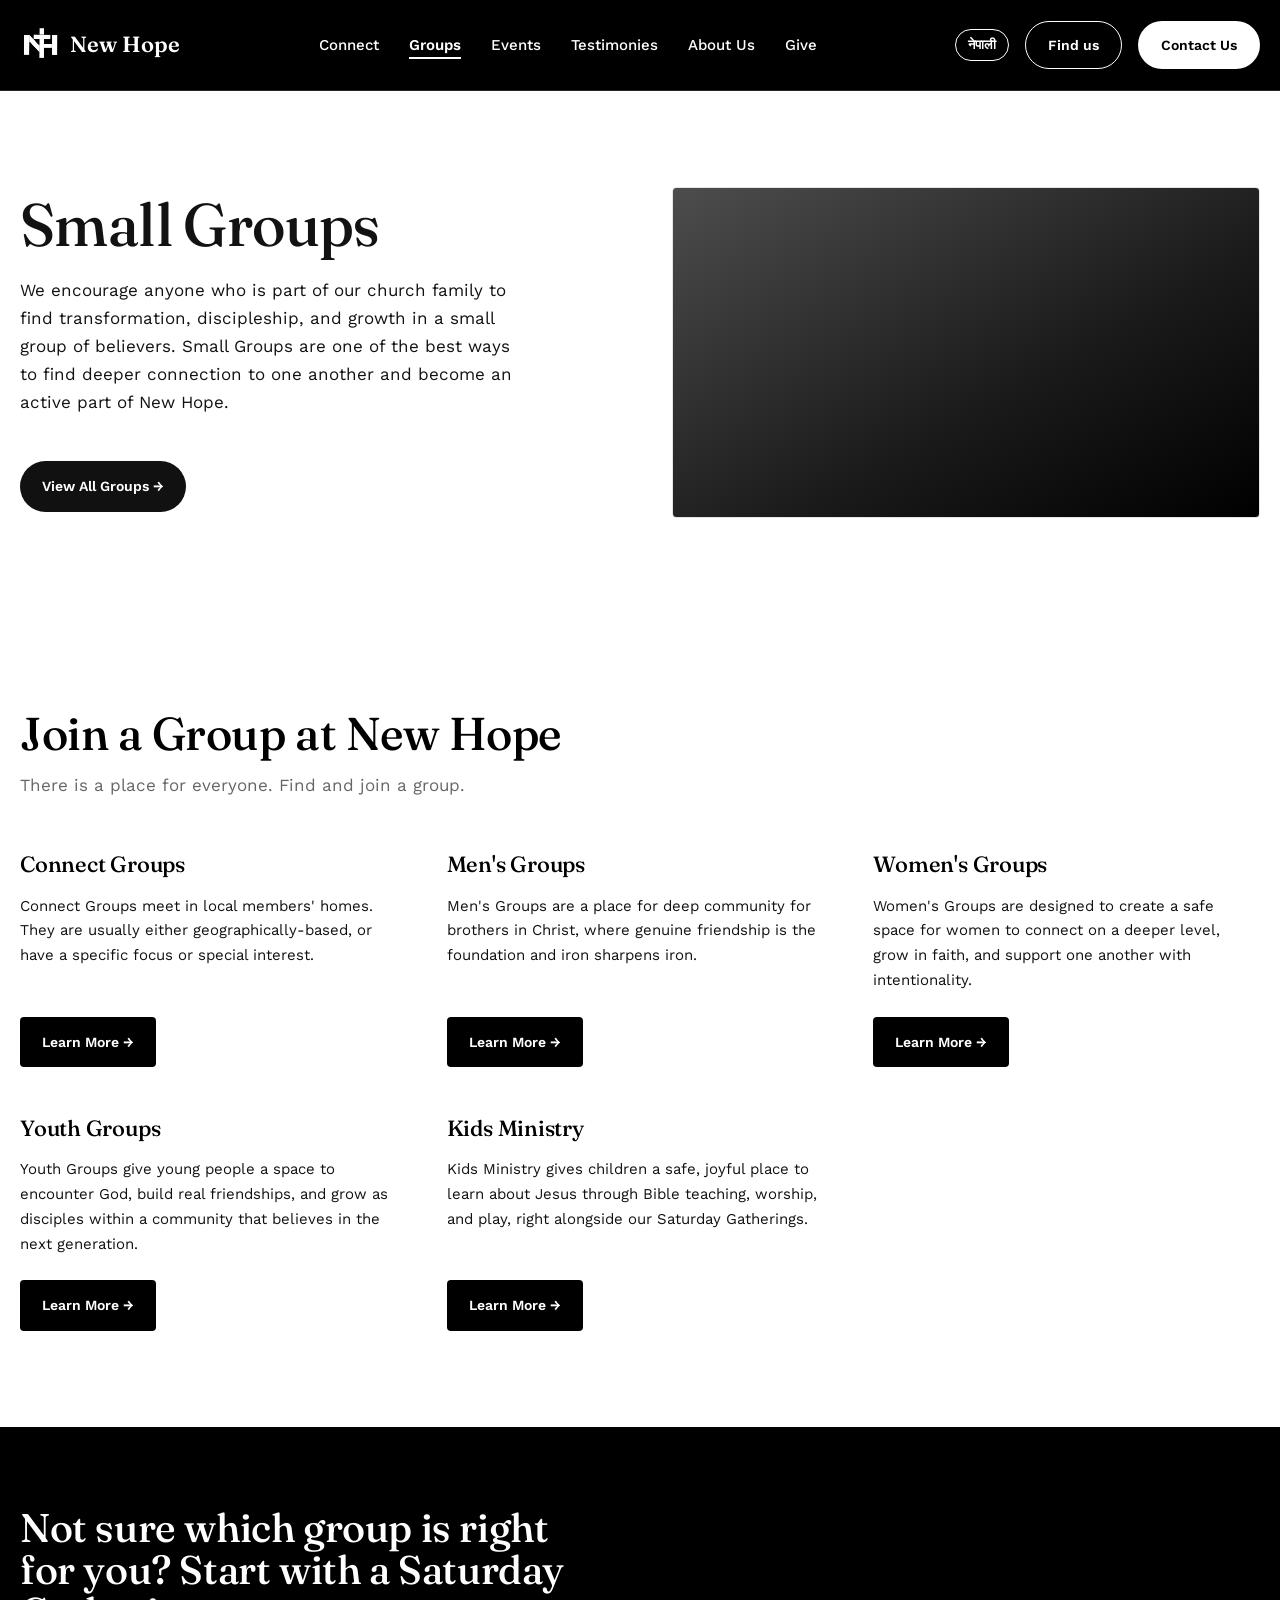
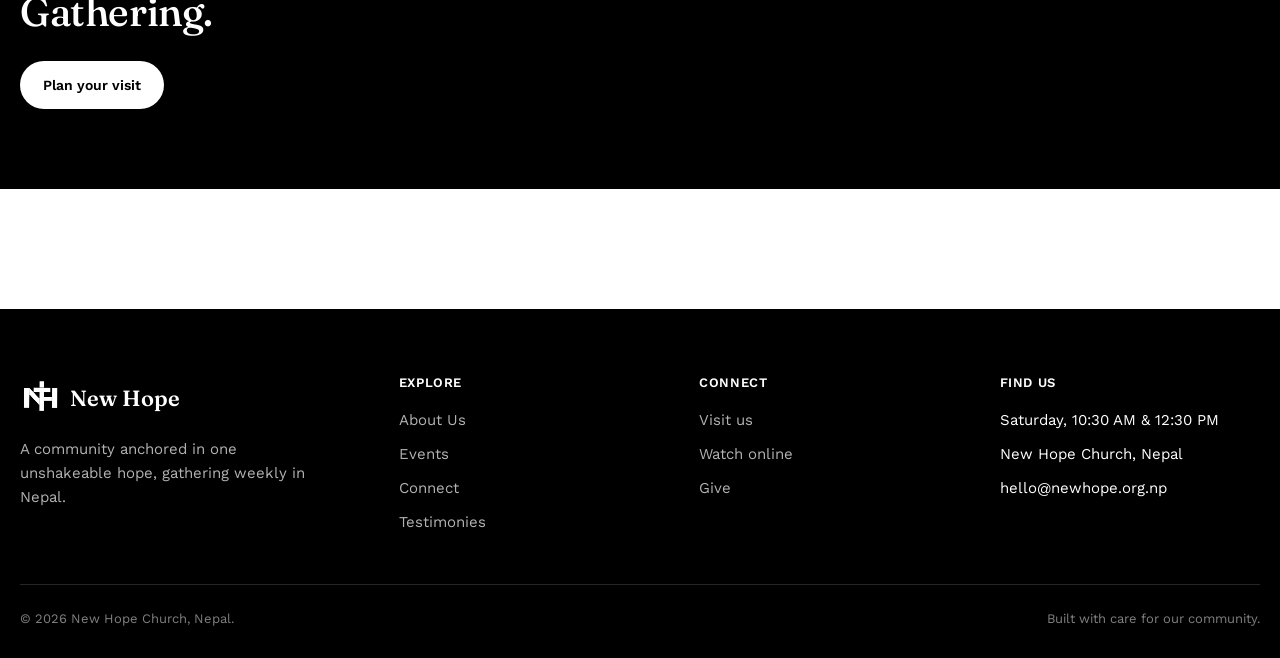
<file: groups.html>
<!DOCTYPE html>
<html lang="en">
<head>
<meta charset="UTF-8">
<meta name="viewport" content="width=device-width, initial-scale=1.0">
<title data-en="Groups — New Hope Church" data-np="समूहहरू — New Hope Church">Groups — New Hope Church</title>
<link rel="icon" type="image/png" href="pictures/logo-icon.png">
<link rel="stylesheet" href="css/style.css">
</head>
<body>

<header class="site-header">
  <nav class="nav">
    <a class="logo" href="index.html">
      <img src="pictures/black-border.png" alt="New Hope Church Logo" class="mark" />
      New Hope
    </a>
    <button class="nav-toggle" aria-label="Toggle menu" aria-expanded="false">
      <span></span><span></span><span></span>
    </button>
    <ul class="nav-links">
      <li><a href="connect.html" data-en="Connect" data-np="जोडिनुहोस्">Connect</a></li>
      <li><a href="groups.html" class="active" data-en="Groups" data-np="समूहहरू">Groups</a></li>
      <li><a href="events.html" data-en="Events" data-np="कार्यक्रमहरू">Events</a></li>
      <li><a href="testimonies.html" data-en="Testimonies" data-np="गवाहीहरू">Testimonies</a></li>
      <li><a href="about.html" data-en="About Us" data-np="हाम्रो बारेमा">About Us</a></li>
      <li><a href="give.html" data-en="Give" data-np="भेटी">Give</a></li>
    </ul>
    <div class="nav-right">
      <button class="lang-toggle" aria-label="नेपाली भाषामा हेर्नुहोस्">नेपाली</button>
      <a class="btn btn-ghost" href="connect.html#visit-map" data-en="Find us" data-np="हामीलाई भेट्नुहोस्">Find us</a>
      <a class="btn btn-primary" href="connect.html" data-en="Contact Us" data-np="सम्पर्क गर्नुहोस्">Contact Us</a>
    </div>
  </nav>
</header>

<main>
  <section class="groups-hero">
    <div class="wrap two-col hero-in" style="align-items:center; gap:64px;">

      <div>
        <h1 class="display"
            style="font-size:clamp(38px,5.5vw,60px); max-width:13ch;"
            data-en="Small Groups"
            data-np="साना समूहहरू">
          Small Groups
        </h1>
        <p style="font-size:17px; margin-top:20px; max-width:46ch;"
           data-en="We encourage anyone who is part of our church family to find transformation, discipleship, and growth in a small group of believers. Small Groups are one of the best ways to find deeper connection to one another and become an active part of New Hope."
           data-np="हाम्रो मण्डली परिवारमा जोडिनुभएका हरेकलाई विश्वासीहरूको सानो समूहमा सहभागी भई जीवन परिवर्तन, चेलापन र आत्मिक वृद्धि अनुभव गर्न हामी प्रोत्साहन गर्छौं। एकअर्कासँग गहिरो सम्बन्ध गाँस्न र New Hope को सक्रिय हिस्सा बन्न साना समूहहरू सबैभन्दा उत्तम माध्यम हुन्।">
          We encourage anyone who is part of our church family to find
          transformation, discipleship, and growth in a small group of believers.
          Small Groups are one of the best ways to find deeper connection to one
          another and become an active part of New Hope.
        </p>
        <a class="btn-dark"
           href="#join-a-group"
           style="margin-top:28px; border-radius:999px; background:#111; color:#fff;"
           data-en="View All Groups →"
           data-np="सबै समूहहरू हेर्नुहोस् →">
          View All Groups →
        </a>
      </div>

      <div class="art-block" style="aspect-ratio:16/9; background:linear-gradient(150deg,#4d4d4d,#1a1a1a 60%,#000000);"></div>

    </div>
  </section>

  <!-- ═══ GROUP TYPES — white bg, 4-col grid (Image 2) ═══ -->
  <section class="group-types" id="join-a-group">
    <div class="wrap">

      <div class="section-head" style="margin-bottom:0;">
        <h2 style="font-size:clamp(28px,4vw,46px);"
            data-en="Join a Group at New Hope"
            data-np="New Hope को कुनै समूहमा जोडिनुहोस्">
          Join a Group at New Hope
        </h2>
        <p data-en="There is a place for everyone. Find and join a group."
           data-np="यहाँ सबैका लागि ठाउँ छ। आफ्नो अनुकूल समूह खोज्नुहोस् र जोडिनुहोस्।">
          There is a place for everyone. Find and join a group.
        </p>
      </div>

      <div class="group-cards">

        <div class="group-card">
          <h3 data-en="Connect Groups" data-np="कनेक्ट ग्रुपहरू (सम्पर्क समूह)">Connect Groups</h3>
          <p data-en="Connect Groups meet in local members' homes. They are usually either geographically-based, or have a specific focus or special interest."
             data-np="कनेक्ट ग्रुपहरू (सम्पर्क समूह) स्थानीय सदस्यहरूका घरहरूमा भेट्छन्। तिनीहरू सामान्यतया भौगोलिक रूपमा आधारित वा कुनै विशेष विषयमा केन्द्रित हुन्छन्।">
            Connect Groups meet in local members' homes. They are usually either
            geographically-based, or have a specific focus or special interest.
          </p>
          <a class="btn-dark" href="connect.html"
             data-en="Learn More →" data-np="थप जान्नुहोस् →">Learn More →</a>
        </div>

        <div class="group-card">
          <h3 data-en="Men's Groups" data-np="दाजुभाइ समूह">Men's Groups</h3>
          <p data-en="Men's Groups are a place for deep community for brothers in Christ, where genuine friendship is the foundation and iron sharpens iron."
             data-np="दाजुभाइ समूह ख्रीष्टमा भाइहरूको लागि गहिरो आत्मीयताको ठाउँ हो—जहाँ साँचो मित्रता नै जग हुन्छ र फलामले फलामलाई चम्काएझैं एकअर्कालाई विश्वासमा बलियो बनाइन्छ।">
            Men's Groups are a place for deep community for brothers in Christ,
            where genuine friendship is the foundation and iron sharpens iron.
          </p>
          <a class="btn-dark" href="connect.html"
             data-en="Learn More →" data-np="थप जान्नुहोस् →">Learn More →</a>
        </div>

        <div class="group-card">
          <h3 data-en="Women's Groups" data-np="दिदीबहिनी समूह">Women's Groups</h3>
          <p data-en="Women's Groups are designed to create a safe space for women to connect on a deeper level, grow in faith, and support one another with intentionality."
             data-np="दिदीबहिनी समूह महिलाहरूका लागि गहिरो स्तरमा जोडिन, विश्वासमा बढ्न, र एक-अर्कालाई सहयोग गर्न सुरक्षित स्थान सिर्जना गर्न डिजाइन गरिएको छ।">
            Women's Groups are designed to create a safe space for women to connect
            on a deeper level, grow in faith, and support one another with intentionality.
          </p>
          <a class="btn-dark" href="connect.html"
             data-en="Learn More →" data-np="थप जान्नुहोस् →">Learn More →</a>
        </div>

        <div class="group-card">
          <h3 data-en="Youth Groups" data-np="युवा समूह">Youth Groups</h3>
          <p data-en="Youth Groups give young people a space to encounter God, build real friendships, and grow as disciples within a community that believes in the next generation."
             data-np="युवा समूहले नयाँ पुस्तालाई माया गर्ने मण्डलीभित्र युवाहरूलाई परमेश्वरसँग भेट गर्न, असल साथीहरू बनाउन र येशूका साँचो चेलाका रूपमा बढ्न अवसर दिन्छ।">
            Youth Groups give young people a space to encounter God, build real
            friendships, and grow as disciples within a community that believes
            in the next generation.
          </p>
          <a class="btn-dark" href="connect.html"
             data-en="Learn More →" data-np="थप जान्नुहोस् →">Learn More →</a>
        </div>

        <div class="group-card">
          <h3 data-en="Kids Ministry" data-np="बालबालिका सेवाकाइ">Kids Ministry</h3>
          <p data-en="Kids Ministry gives children a safe, joyful place to learn about Jesus through Bible teaching, worship, and play, right alongside our Saturday Gatherings."
             data-np="बालबालिका सेवाकाइले नानीबाबुहरूलाई हाम्रो शनिबारको संगतिकै समयमा बाइबल शिक्षा, आराधना र रमाइला खेलहरूमार्फत येशूबारे सिक्ने सुरक्षित र आनन्ददायी ठाउँ प्रदान गर्दछ।">
            Kids Ministry gives children a safe, joyful place to learn about Jesus
            through Bible teaching, worship, and play, right alongside our
            Saturday Gatherings.
          </p>
          <a class="btn-dark" href="connect.html"
             data-en="Learn More →" data-np="थप जान्नुहोस् →">Learn More →</a>
        </div>

      </div>
    </div>
  </section>

  <!-- ═══ CTA — black strip, same pattern as events/testimonies ═══ -->
  <section style="background:var(--ink); color:var(--paper); padding:80px 0;">
    <div class="wrap">
      <h2 style="font-size:clamp(26px,3.6vw,40px); max-width:22ch; color:var(--paper);"
          data-en="Not sure which group is right for you? Start with a Saturday Gathering."
          data-np="कुन समूह तपाईंका लागि सही हो थाहा छैन? शनिबारको संगतिबाट सुरु गर्नुहोस्।">
        Not sure which group is right for you? Start with a Saturday Gathering.
      </h2>
      <div style="margin-top:28px;">
        <a class="btn" style="background:var(--paper); color:var(--ink);"
           href="connect.html#visit-map"
           data-en="Plan your visit"
           data-np="आउने योजना बनाउनुहोस्">Plan your visit</a>
      </div>
    </div>
  </section>

</main>

<footer class="site-footer">
  <div class="wrap">
    <div class="footer-grid">
      <div class="footer-brand">
        <div class="logo" style="color:var(--paper); margin-bottom:14px;">
          <img src="pictures/black-border.png" alt="New Hope Church Logo" class="mark" />
          New Hope
        </div>
        <p data-en="A community anchored in one unshakeable hope, gathering weekly in Nepal." data-np="एउटै अटल आशामा बाँधिएको समुदाय, नेपालमा हरेक हप्ता संगति गर्दै।">A community anchored in one unshakeable hope, gathering weekly in Nepal.</p>
      </div>
      <div>
        <h4 data-en="Explore" data-np="थप हेर्नुहोस्">Explore</h4>
        <ul>
          <li><a href="about.html" data-en="About Us" data-np="हाम्रो बारेमा">About Us</a></li>
          <li><a href="events.html" data-en="Events" data-np="कार्यक्रमहरू">Events</a></li>
          <li><a href="connect.html" data-en="Connect" data-np="जोडिनुहोस्">Connect</a></li>
          <li><a href="testimonies.html" data-en="Testimonies" data-np="गवाहीहरू">Testimonies</a></li>
        </ul>
      </div>
      <div>
        <h4 data-en="Connect" data-np="जोडिनुहोस्">Connect</h4>
        <ul>
          <li><a href="connect.html#visit-map" data-en="Visit us" data-np="हामीलाई भेट्न आउनुहोस्">Visit us</a></li>
          <li><a href="connect.html#online" data-en="Watch online" data-np="अनलाइन हेर्नुहोस्">Watch online</a></li>
          <li><a href="give.html" data-en="Give" data-np="भेटी">Give</a></li>
        </ul>
      </div>
      <div>
        <h4 data-en="Find us" data-np="हामीलाई भेट्नुहोस्">Find us</h4>
        <ul>
          <li data-en="Saturday, 10:30 AM &amp; 12:30 PM" data-np="शनिबार, बिहान १०:३० र दिउँसो १२:३०">Saturday, 10:30 AM & 12:30 PM</li>
          <li data-en="New Hope Church, Nepal" data-np="New Hope Church, नेपाल">New Hope Church, Nepal</li>
          <li>hello@newhope.org.np</li>
        </ul>
      </div>
    </div>
    <div class="footer-bottom">
      <span data-en="© 2026 New Hope Church, Nepal." data-np="© २०२६ New Hope Church, नेपाल।">© 2026 New Hope Church, Nepal.</span>
      <span data-en="Built with care for our community." data-np="हाम्रो समुदायको लागि मायाका साथ बनाइएको।">Built with care for our community.</span>
    </div>
  </div>
</footer>

<script src="js/script.js"></script>
</body>
</html>
</file>
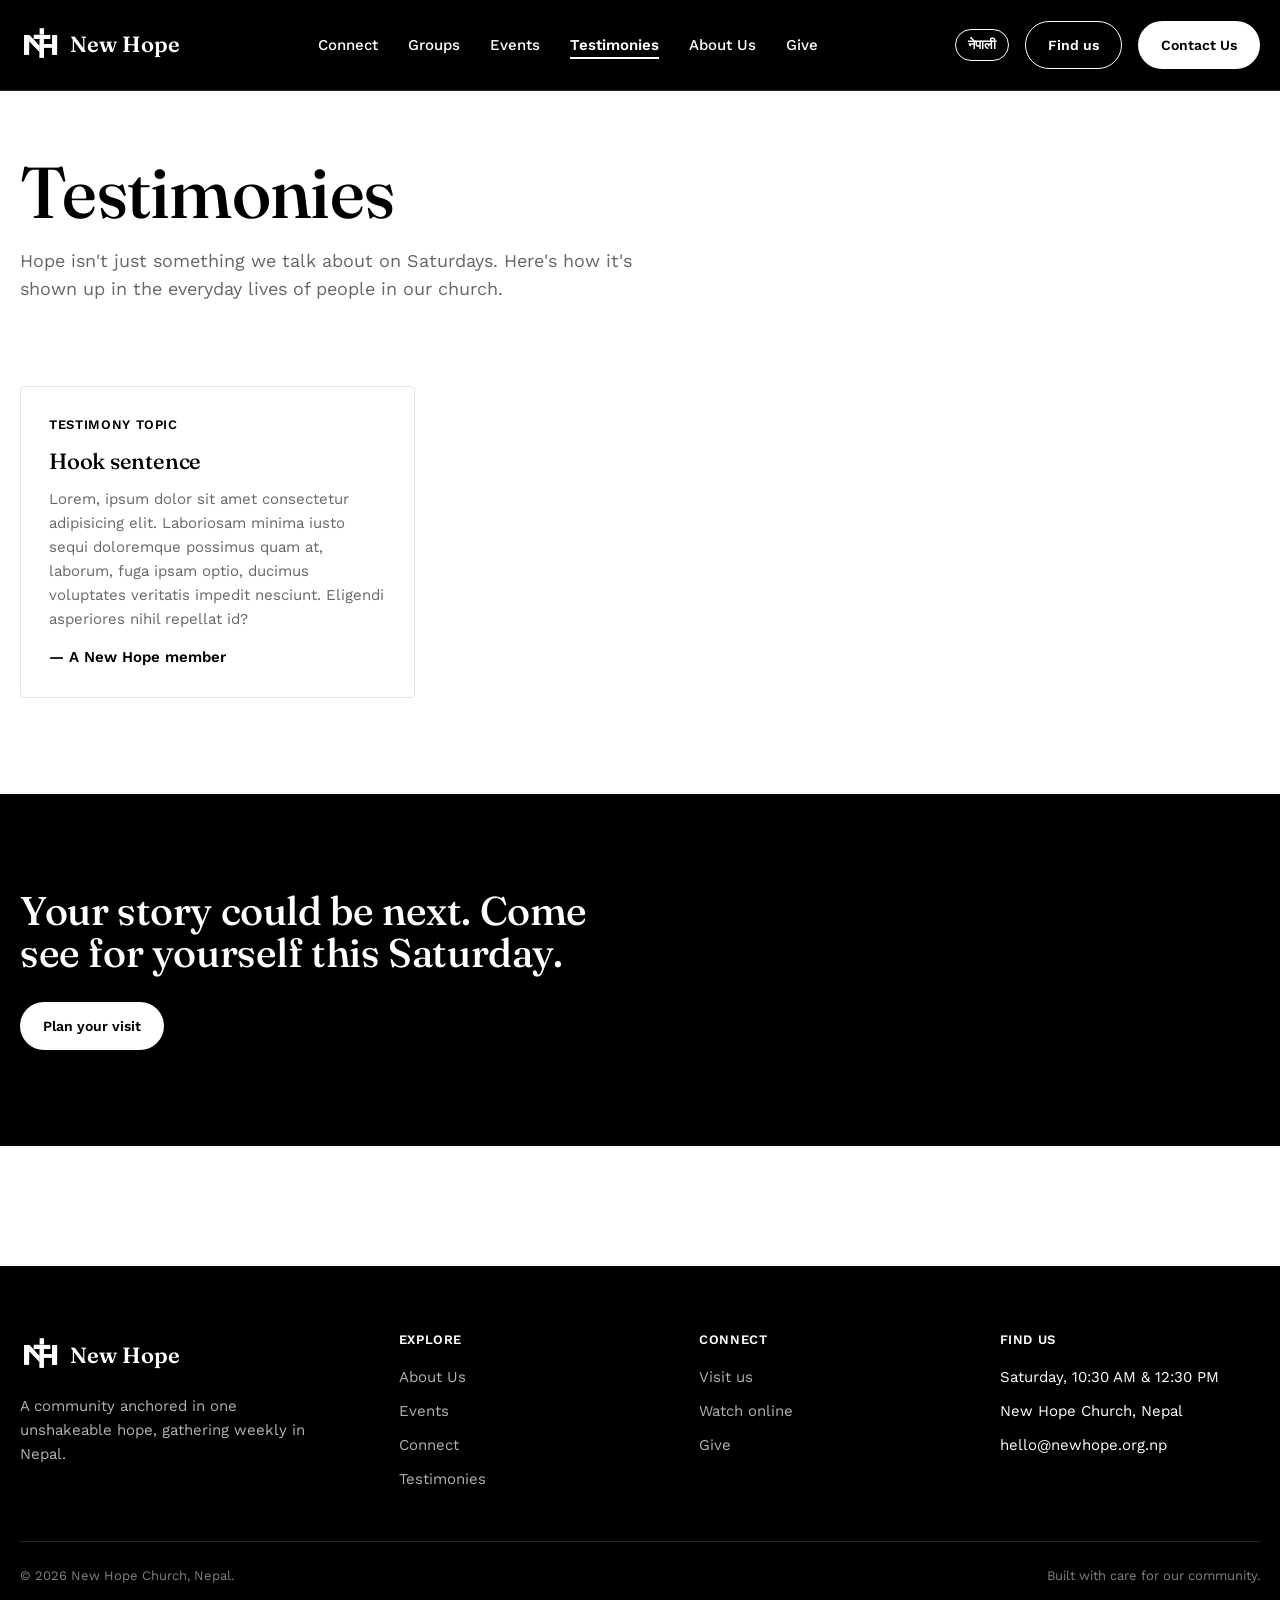
<file: testimonies.html>
<!DOCTYPE html>
<html lang="en">
<head>
<meta charset="UTF-8">
<meta name="viewport" content="width=device-width, initial-scale=1.0">
<title data-en="Testimonies — New Hope Church" data-np="गवाहीहरू — New Hope Church">Testimonies — New Hope Church</title>
<link rel="icon" type="image/png" href="pictures/logo-icon.png">
<link rel="stylesheet" href="css/style.css">
</head>
<body>

<header class="site-header">
  <nav class="nav">
    <a class="logo" href="index.html">
      <img src="pictures/black-border.png" alt="New Hope Church Logo" class="mark" />
      New Hope
    </a>
    <button class="nav-toggle" aria-label="Toggle menu" aria-expanded="false">
      <span></span><span></span><span></span>
    </button>
    <ul class="nav-links">
      <li><a href="connect.html" data-en="Connect" data-np="जोडिनुहोस्">Connect</a></li>
      <li><a href="groups.html" data-en="Groups" data-np="समूहहरू">Groups</a></li>
      <li><a href="events.html" data-en="Events" data-np="कार्यक्रमहरू">Events</a></li>
      <li><a href="testimonies.html" class="active" data-en="Testimonies" data-np="गवाहीहरू">Testimonies</a></li>
      <li><a href="about.html" data-en="About Us" data-np="हाम्रो बारेमा">About Us</a></li>
      <li><a href="give.html" data-en="Give" data-np="भेटी">Give</a></li>
    </ul>
    <div class="nav-right">
      <button class="lang-toggle" aria-label="नेपाली भाषामा हेर्नुहोस्">नेपाली</button>
      <a class="btn btn-ghost" href="connect.html#visit-map" data-en="Find us" data-np="हामीलाई भेट्नुहोस्">Find us</a>
      <a class="btn btn-primary" href="connect.html" data-en="Contact Us" data-np="सम्पर्क गर्नुहोस्">Contact Us</a>
    </div>
  </nav>
</header>

<main>

  <section class="tight">
    <div class="wrap hero-in">
      <h1 class="display" style="font-size:clamp(40px,7vw,72px); max-width:16ch;" data-en="Testimonies" data-np="गवाहीहरू">Testimonies</h1>
      <p style="max-width:56ch; font-size:18px; color:var(--muted); margin-top:16px;" data-en="Hope isn&#x27;t just something we talk about on Saturdays. Here&#x27;s how it&#x27;s shown up in the everyday lives of people in our church." data-np="आशा भनेको शनिबार कुरा मात्र गर्ने विषय होइन। हाम्रो मण्डलीका विश्वासीहरूको दैनिक जीवनमा यो कसरी प्रकट भएको छ, यहाँ हेर्नुहोस्।">
        Hope isn't just something we talk about on Saturdays. Here's how it's shown up
        in the everyday lives of people in our church.
      </p>
    </div>
  </section>

  <section style="padding-top:0;">
    <div class="wrap card-grid">
      <div class="card">
        <span class="tag" data-en="Testimony topic" data-np="">Testimony topic</span>
        <h3 data-en="Hook sentence" data-np="&quot;मैले यहाँ एउटा परिवार पाएँ।&quot;">"Hook sentence"</h3>
        <p data-en="Lorem, ipsum dolor sit amet consectetur adipisicing elit. Laboriosam minima iusto sequi doloremque possimus quam at, laborum, fuga ipsam optio, ducimus voluptates veritatis impedit nesciunt. Eligendi asperiores nihil repellat id?" data-np="">Lorem, ipsum dolor sit amet consectetur adipisicing elit. Laboriosam minima iusto sequi doloremque possimus quam at, laborum, fuga ipsam optio, ducimus voluptates veritatis impedit nesciunt. Eligendi asperiores nihil repellat id?</p>
        <p style="font-weight:600; color:var(--ink); margin-top:auto;" data-en="— A New Hope member" data-np="— New Hope का एक सदस्य">— A New Hope member</p>
      </div>
    </div>
  </section>

  <section style="background:var(--ink); color:var(--paper);">
    <div class="wrap">
      <h2 style="font-size:clamp(28px,3.6vw,40px); max-width:22ch; color:var(--paper);" data-en="Your story could be next. Come see for yourself this Saturday." data-np="अर्को कथा तपाईंको पनि हुन सक्छ। यो शनिबार आफैं आएर अनुभव गर्नुहोस्।">
        Your story could be next. Come see for yourself this Saturday.
      </h2>
      <div style="margin-top:28px;">
        <a class="btn" style="background:var(--paper); color:var(--ink);" href="connect.html#visit-map" data-en="Plan your visit" data-np="आउने योजना बनाउनुहोस्">Plan your visit</a>
      </div>
    </div>
  </section>

</main>

<footer class="site-footer">
  <div class="wrap">
    <div class="footer-grid">
      <div class="footer-brand">
        <div class="logo" style="color:var(--paper); margin-bottom:14px;">
          <img src="pictures/black-border.png" alt="New Hope Church Logo" class="mark" />
          New Hope
        </div>
        <p data-en="A community anchored in one unshakeable hope, gathering weekly in Nepal." data-np="एउटै अटल आशामा बाँधिएको समुदाय, नेपालमा हरेक हप्ता संगति गर्दै।">A community anchored in one unshakeable hope, gathering weekly in Nepal.</p>
      </div>
      <div>
        <h4 data-en="Explore" data-np="थप हेर्नुहोस्">Explore</h4>
        <ul>
          <li><a href="about.html" data-en="About Us" data-np="हाम्रो बारेमा">About Us</a></li>
          <li><a href="events.html" data-en="Events" data-np="कार्यक्रमहरू">Events</a></li>
          <li><a href="connect.html" data-en="Connect" data-np="जोडिनुहोस्">Connect</a></li>
          <li><a href="testimonies.html" data-en="Testimonies" data-np="गवाहीहरू">Testimonies</a></li>
        </ul>
      </div>
      <div>
        <h4 data-en="Connect" data-np="जोडिनुहोस्">Connect</h4>
        <ul>
          <li><a href="connect.html#visit-map" data-en="Visit us" data-np="हामीलाई भेट्न आउनुहोस्">Visit us</a></li>
          <li><a href="connect.html#online" data-en="Watch online" data-np="अनलाइन हेर्नुहोस्">Watch online</a></li>
          <li><a href="give.html" data-en="Give" data-np="भेटी">Give</a></li>
        </ul>
      </div>
      <div>
        <h4 data-en="Find us" data-np="हामीलाई भेट्नुहोस्">Find us</h4>
        <ul>
          <li data-en="Saturday, 10:30 AM &amp; 12:30 PM" data-np="शनिबार, बिहान १०:३० र दिउँसो १२:३०">Saturday, 10:30 AM & 12:30 PM</li>
          <li data-en="New Hope Church, Nepal" data-np="New Hope Church, नेपाल">New Hope Church, Nepal</li>
          <li>hello@newhope.org.np</li>
        </ul>
      </div>
    </div>
    <div class="footer-bottom">
      <span data-en="© 2026 New Hope Church, Nepal." data-np="© २०२६ New Hope Church, नेपाल।">© 2026 New Hope Church, Nepal.</span>
      <span data-en="Built with care for our community." data-np="हाम्रो समुदायको लागि मायाका साथ बनाइएको।">Built with care for our community.</span>
    </div>
  </div>
</footer>

<script src="js/script.js"></script>
</body>
</html>
</file>
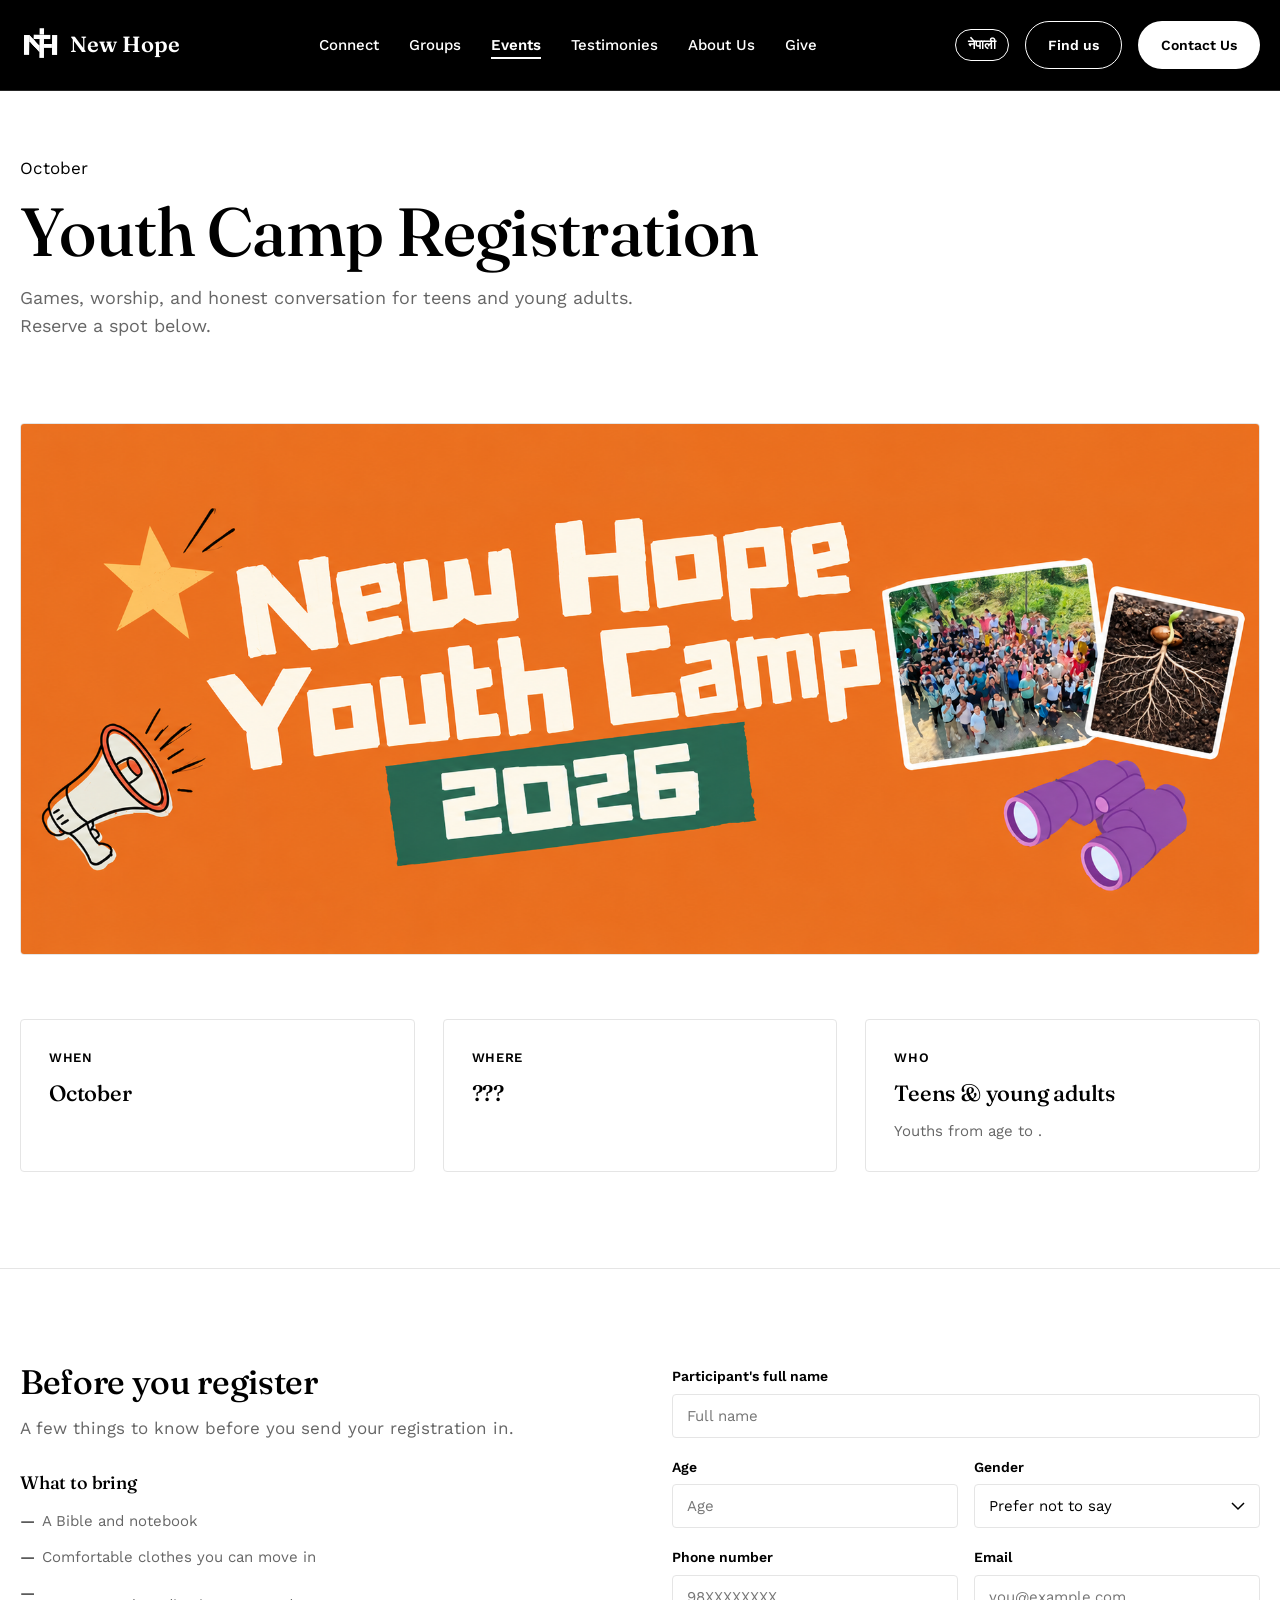
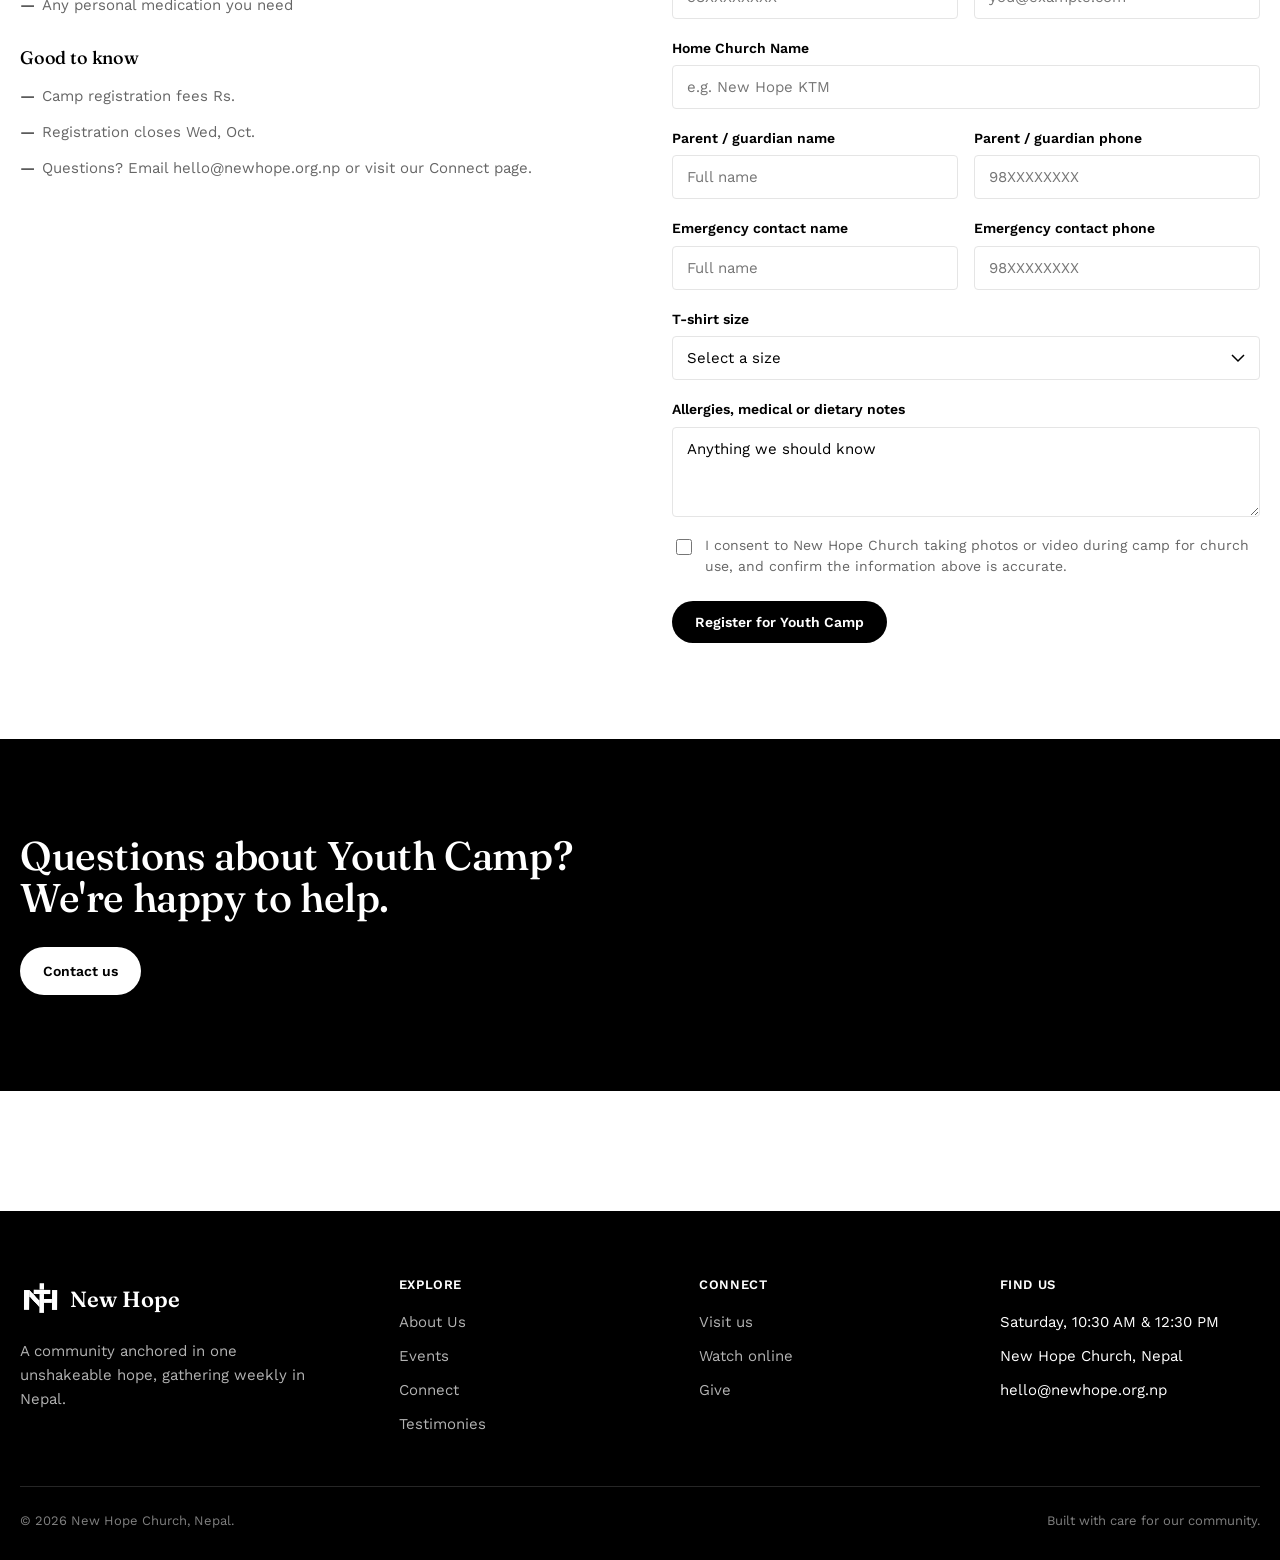
<file: youth-camp-register.html>
<!DOCTYPE html>
<html lang="en">
<head>
<meta charset="UTF-8">
<meta name="viewport" content="width=device-width, initial-scale=1.0">
<title data-en="Youth Camp Registration — New Hope Church" data-np="Youth Camp दर्ता — New Hope Church">Youth Camp Registration — New Hope Church</title>
<link rel="icon" type="image/png" href="pictures/logo-icon.png">
<link rel="stylesheet" href="css/style.css">
<style>
  .form-row{ display:flex; flex-direction:column; gap:6px; margin-bottom:18px; }
  .form-row label{ font-size:14px; font-weight:600; }
  .form-row .hint{ font-size:13px; color:var(--muted); font-weight:400; }
  .form-row input,
  .form-row select,
  .form-row textarea{
    font-family:'Work Sans', sans-serif; font-size:15px; padding:12px 14px;
    border:1px solid var(--line); border-radius:4px; background:var(--paper); color:var(--ink);
  }
  .form-row select{ appearance:none; background-image:url("data:image/svg+xml,%3Csvg xmlns='http://www.w3.org/2000/svg' width='14' height='9'%3E%3Cpath d='M1 1l6 6 6-6' stroke='%23000' stroke-width='1.5' fill='none' fill-rule='evenodd'/%3E%3C/svg%3E"); background-repeat:no-repeat; background-position:right 14px center; padding-right:36px; }
  .form-row textarea{ resize:vertical; min-height:90px; }
  .form-row-pair{ display:grid; grid-template-columns:1fr 1fr; gap:16px; }
  .form-check{ display:flex; align-items:flex-start; gap:10px; margin:6px 0 24px; }
  .form-check input{ margin-top:4px; flex:none; width:16px; height:16px; accent-color:var(--ink); }
  .form-check label{ font-size:14px; color:var(--muted); line-height:1.5; }
  #yc-guardian-hint{ display:none; }
  .info-list{ list-style:none; margin:0 0 32px; padding:0; display:flex; flex-direction:column; gap:12px; }
  .info-list li{ padding-left:22px; position:relative; font-size:15px; color:var(--muted); }
  .info-list li::before{ content:"—"; position:absolute; left:0; color:var(--ink); }
  @media (max-width:560px){ .form-row-pair{ grid-template-columns:1fr; } }
</style>
</head>
<body>

<header class="site-header">
  <nav class="nav">
    <a class="logo" href="index.html">
      <img src="pictures/black-border.png" alt="New Hope Church Logo" class="mark" />
      New Hope
    </a>
    <button class="nav-toggle" aria-label="Toggle menu" aria-expanded="false">
      <span></span><span></span><span></span>
    </button>
    <ul class="nav-links">
      <li><a href="connect.html" data-en="Connect" data-np="जोडिनुहोस्">Connect</a></li>
      <li><a href="groups.html" data-en="Groups" data-np="समूहहरू">Groups</a></li>
      <li><a href="events.html" class="active" data-en="Events" data-np="कार्यक्रमहरू">Events</a></li>
      <li><a href="testimonies.html" data-en="Testimonies" data-np="गवाहीहरू">Testimonies</a></li>
      <li><a href="about.html" data-en="About Us" data-np="हाम्रो बारेमा">About Us</a></li>
      <li><a href="give.html" data-en="Give" data-np="भेटी">Give</a></li>
    </ul>
    <div class="nav-right">
      <button class="lang-toggle" aria-label="नेपाली भाषामा हेर्नुहोस्">नेपाली</button>
      <a class="btn btn-ghost" href="connect.html#visit-map" data-en="Find us" data-np="हामीलाई भेट्नुहोस्">Find us</a>
      <a class="btn btn-primary" href="connect.html" data-en="Contact Us" data-np="सम्पर्क गर्नुहोस्">Contact Us</a>
    </div>
  </nav>
</header>

<main>

  <!--HERO-->
  <section class="tight">
    <div class="wrap hero-in">
      <span class="tag" data-en="October" data-np="अक्टोबर ">October</span>
      <h1 class="display" style="font-size:clamp(38px,6.5vw,68px); max-width:18ch; margin-top:14px;" data-en="Youth Camp Registration" data-np="Youth Camp दर्ता">Youth Camp Registration</h1>
      <p style="max-width:56ch; font-size:18px; color:var(--muted); margin-top:16px;" data-en="Games, worship, and honest conversation for teens and young adults. Reserve a spot below." data-np="किशोर तथा युवाहरूका लागि खेलहरू, आराधना, र इमानदार कुराकानी। तल आफ्नो ठाउँ सुरक्षित गर्नुहोस्।">
        Games, worship, and honest conversation for teens and young adults. Reserve a spot below.
      </p>
    </div>
  </section>

  <!--Banner image-->
  <section class="tight" style="padding-top:0;">
    <div class="wrap">
      <div class="art-block" style="aspect-ratio:21/9;">
        <img src="pictures/youthcamp-banner-register.jpeg" alt="New Hope Youth Camp 2026" style="width:100%; height:100%; object-fit:cover;" />
      </div>
    </div>
  </section>

  <!--Quick info-->
  <section style="padding-top:0;">
    <div class="wrap card-grid">
      <div class="card">
        <span class="tag" data-en="When" data-np="कहिले">When</span>
        <h3 data-en="October" data-np="अक्टोबर ">October</h3>
        <p data-en="" data-np=""></p>
      </div>
      <div class="card">
        <span class="tag" data-en="Where" data-np="कहाँ">Where</span>
        <h3 data-en="???" data-np="???">???</h3>
        <p data-en="???" data-np="???"></p>
      </div>
      <div class="card">
        <span class="tag" data-en="Who" data-np="को">Who</span>
        <h3 data-en="Teens &amp; young adults" data-np="किशोर तथा युवाहरू">Teens & young adults</h3>
        <p data-en="Youths from age to ." data-np="">Youths from age to .</p>
      </div>
    </div>
  </section>

  <!--Details + Registration form-->
  <section style="background:var(--paper); border-top:1px solid var(--line);">
    <div class="wrap two-col">

      <div>
        <h2 style="font-size:clamp(26px,3vw,34px);" data-en="Before you register" data-np="दर्ता गर्नुअघि">Before you register</h2>
        <p style="margin-top:14px; color:var(--muted); max-width:46ch;" data-en="A few things to know before you send your registration in." data-np="आफ्नो दर्ता पठाउनुअघि जान्नुपर्ने केही कुराहरू।">
          A few things to know before you send your registration in.
        </p>

        <h3 style="font-size:18px; margin-top:32px;" data-en="What to bring" data-np="के ल्याउने">What to bring</h3>
        <ul class="info-list" style="margin-top:16px;">
          <li data-en="A Bible and notebook" data-np="बाइबल र कापी">A Bible and notebook</li>
          <li data-en="Comfortable clothes you can move in" data-np="चलमलाउन सजिलो हुने आरामदायी लुगा">Comfortable clothes you can move in</li>
          <li data-en="" data-np=""></li>
          <li data-en="Any personal medication you need" data-np="तपाईंलाई चाहिने कुनै व्यक्तिगत औषधि">Any personal medication you need</li>
        </ul>

        <h3 style="font-size:18px;" data-en="Good to know" data-np="जान्नु राम्रो">Good to know</h3>
        <ul class="info-list" style="margin-top:16px; margin-bottom:0;">
          <li data-en="Camp registration fees Rs." data-np="Youth Camp शुल्क छ Rs.।">Camp registration fees Rs.</li>
          <li data-en="Registration closes Wed, Oct 2026." data-np="दर्ता बन्द हुन्छ।">Registration closes Wed, Oct.</li>
          <li data-en="Questions? Email hello@newhope.org.np or visit our Connect page." data-np="प्रश्न छ? hello@newhope.org.np मा इमेल गर्नुहोस् वा हाम्रो जोडिनुहोस् पृष्ठ भ्रमण गर्नुहोस्।">Questions? Email hello@newhope.org.np or visit our Connect page.</li>
        </ul>
      </div>

      <form id="youth-camp-form" action="https://formspree.io/f/(**FORM_ID**)" method="POST">
        <div class="form-row">
          <label for="yc-name" data-en="Peticipant&#x27;s full name" data-np="सहभागीको पूरा नाम">Participant's full name</label>
          <input id="yc-name" name="name" type="text" placeholder="Full name" required data-en-placeholder="Full name" data-np-placeholder="पूरा नाम">
        </div>

        <div class="form-row-pair">
          <div class="form-row">
            <label for="yc-age" data-en="Age" data-np="उमेर">Age</label>
            <input id="yc-age" name="age" type="number" min="10" max="30" placeholder="Age" required data-en-placeholder="Age" data-np-placeholder="उमेर">
          </div>
          <div class="form-row">
            <label for="yc-gender" data-en="Gender" data-np="लिङ्ग">Gender</label>
            <select id="yc-gender" name="gender">
              <option value="" data-en="Prefer not to say" data-np="भन्न चाहन्न">Prefer not to say</option>
              <option value="female" data-en="Female" data-np="महिला">Female</option>
              <option value="male" data-en="Male" data-np="पुरुष">Male</option>
            </select>
          </div>
        </div>

        <div class="form-row-pair">
          <div class="form-row">
            <label for="yc-phone" data-en="Phone number" data-np="फोन नम्बर">Phone number</label>
            <input id="yc-phone" name="phone" type="tel" placeholder="98XXXXXXXX" required data-en-placeholder="98XXXXXXXX" data-np-placeholder="९८XXXXXXXX">
          </div>
          <div class="form-row">
            <label for="yc-email" data-en="Email" data-np="इमेल">Email</label>
            <input id="yc-email" name="email" type="email" placeholder="you@example.com" required data-en-placeholder="you@example.com" data-np-placeholder="तपाईंको इमेल">
          </div>
        </div>

        <div class="form-row">
          <label for="yc-group" data-en="Home Church Name" data-np="आफ्नो चुर्च को नाम / थेगना">Home Church Name</label>
          <input id="yc-group" name="home_church" type="text" placeholder="e.g. New Hope KTM" data-en-placeholder="e.g. New Hope KTM" data-np-placeholder="जस्तै: न्यू होप काठमाडौं">
        </div>

        <p id="yc-guardian-hint" class="hint" style="margin:-6px 0 14px;" data-en="Participant is under 18 — please add a parent or guardian below." data-np="सहभागी १८ वर्षमुनिको छ — कृपया तल अभिभावकको विवरण थप्नुहोस्।">Participant is under 18 — please add a parent or guardian below.</p>

        <div class="form-row-pair">
          <div class="form-row">
            <label for="yc-guardian-name" data-en="Parent / guardian name" data-np="अभिभावकको नाम">Parent / guardian name</label>
            <input id="yc-guardian-name" name="guardian_name" type="text" placeholder="Full name" data-en-placeholder="Full name" data-np-placeholder="पूरा नाम">
          </div>
          <div class="form-row">
            <label for="yc-guardian-phone" data-en="Parent / guardian phone" data-np="अभिभावकको फोन">Parent / guardian phone</label>
            <input id="yc-guardian-phone" name="guardian_phone" type="tel" placeholder="98XXXXXXXX" data-en-placeholder="98XXXXXXXX" data-np-placeholder="९८XXXXXXXX">
          </div>
        </div>

        <div class="form-row-pair">
          <div class="form-row">
            <label for="yc-emergency-name" data-en="Emergency contact name" data-np="आपतकालीन सम्पर्क नाम">Emergency contact name</label>
            <input id="yc-emergency-name" name="emergency_name" type="text" placeholder="Full name" required data-en-placeholder="Full name" data-np-placeholder="पूरा नाम">
          </div>
          <div class="form-row">
            <label for="yc-emergency-phone" data-en="Emergency contact phone" data-np="आपतकालीन सम्पर्क फोन">Emergency contact phone</label>
            <input id="yc-emergency-phone" name="emergency_phone" type="tel" placeholder="98XXXXXXXX" required data-en-placeholder="98XXXXXXXX" data-np-placeholder="९८XXXXXXXX">
          </div>
        </div>

        <div class="form-row">
          <label for="yc-tshirt" data-en="T-shirt size" data-np="टि-शर्ट साइज">T-shirt size</label>
          <select id="yc-tshirt" name="tshirt_size">
            <option value="" data-en="Select a size" data-np="साइज छान्नुहोस्">Select a size</option>
            <option value="S">S</option>
            <option value="M">M</option>
            <option value="L">L</option>
            <option value="XL">XL</option>
          </select>
        </div>

        <div class="form-row">
          <label for="yc-notes" data-en="Allergies, medical or dietary notes" data-np="एलर्जी, स्वास्थ्य वा खानपान सम्बन्धी जानकारी">Allergies, medical or dietary notes</label>
          <textarea id="yc-notes" name="notes" placeholder="Anything we should know" data-en-placeholder="Anything we should know" data-np-placeholder="हामीले जान्नुपर्ने कुनै कुरा">Anything we should know</textarea>
        </div>

        <div class="form-check">
          <input id="yc-consent" name="consent" type="checkbox" required>
          <label for="yc-consent" data-en="I consent to New Hope Church taking photos or video during camp for church use, and confirm the information above is accurate." data-np="म शिविरको क्रममा चर्चको प्रयोगका लागि New Hope Church ले फोटो वा भिडियो लिन सहमति जनाउँछु, र माथिको जानकारी सही रहेको पुष्टि गर्छु।">I consent to New Hope Church taking photos or video during camp for church use, and confirm the information above is accurate.</label>
        </div>

        <button class="btn btn-primary" type="submit" data-en="Register for Youth Camp" data-np="Youth Campका लागि दर्ता गर्नुहोस्">Register for Youth Camp</button>
        <p id="yc-status" style="margin-top:12px; font-size:14px; color:var(--muted); display:none;"></p>
      </form>
    </div>
  </section>

  <!--CTA-->
  <section style="background:var(--ink); color:var(--paper);">
    <div class="wrap">
      <h2 style="font-size:clamp(28px,3.6vw,40px); max-width:22ch; color:var(--paper);" data-en="Questions about Youth Camp? We&#x27;re happy to help." data-np="Youth Campबारे प्रश्न छ? हामी मद्दत गर्न खुसी छौं।">
        Questions about Youth Camp? We're happy to help.
      </h2>
      <div style="margin-top:28px;">
        <a class="btn" style="background:var(--paper); color:var(--ink);" href="connect.html" data-en="Contact us" data-np="सम्पर्क गर्नुहोस्">Contact us</a>
      </div>
    </div>
  </section>

</main>

<!--Footer-->
<footer class="site-footer">
  <div class="wrap">
    <div class="footer-grid">
      <div class="footer-brand">
        <div class="logo" style="color:var(--paper); margin-bottom:14px;">
          <img src="pictures/black-border.png" alt="New Hope Church Logo" class="mark" />
          New Hope
        </div>
        <p data-en="A community anchored in one unshakeable hope, gathering weekly in Nepal." data-np="एउटै अटल आशामा बाँधिएको समुदाय, नेपालमा हरेक हप्ता संगति गर्दै।">A community anchored in one unshakeable hope, gathering weekly in Nepal.</p>
      </div>
      <div>
        <h4 data-en="Explore" data-np="थप हेर्नुहोस्">Explore</h4>
        <ul>
          <li><a href="about.html" data-en="About Us" data-np="हाम्रो बारेमा">About Us</a></li>
          <li><a href="events.html" data-en="Events" data-np="कार्यक्रमहरू">Events</a></li>
          <li><a href="connect.html" data-en="Connect" data-np="जोडिनुहोस्">Connect</a></li>
          <li><a href="testimonies.html" data-en="Testimonies" data-np="गवाहीहरू">Testimonies</a></li>
        </ul>
      </div>
      <div>
        <h4 data-en="Connect" data-np="जोडिनुहोस्">Connect</h4>
        <ul>
          <li><a href="connect.html#visit-map" data-en="Visit us" data-np="हामीलाई भेट्न आउनुहोस्">Visit us</a></li>
          <li><a href="connect.html#online" data-en="Watch online" data-np="अनलाइन हेर्नुहोस्">Watch online</a></li>
          <li><a href="give.html" data-en="Give" data-np="भेटी">Give</a></li>
        </ul>
      </div>
      <div>
        <h4 data-en="Find us" data-np="हामीलाई भेट्नुहोस्">Find us</h4>
        <ul>
          <li data-en="Saturday, 10:30 AM &amp; 12:30 PM" data-np="शनिबार, बिहान १०:३० र दिउँसो १२:३०">Saturday, 10:30 AM & 12:30 PM</li>
          <li data-en="New Hope Church, Nepal" data-np="New Hope Church, नेपाल">New Hope Church, Nepal</li>
          <li>hello@newhope.org.np</li>
        </ul>
      </div>
    </div>
    <div class="footer-bottom">
      <span data-en="© 2026 New Hope Church, Nepal." data-np="© २०२६ New Hope Church, नेपाल।">© 2026 New Hope Church, Nepal.</span>
      <span data-en="Built with care for our community." data-np="हाम्रो समुदायको लागि मायाका साथ बनाइएको।">Built with care for our community.</span>
    </div>
  </div>
</footer>

<script ssrc="js/script.js"></script>
</body>
</html>
</file>
<file: css/style.css>
/*
  DESIGN PLAN — New Hope Church (Monochrome Edition)
  ------------------------------------------------------------
  Color (Strict Black & White)
    --ink         #000000  pure black, main background / high-contrast text
    --paper       #FFFFFF  pure white, surface / light background
    --ink-soft    #121212  deep off-black for subtle contrast surfaces
    --paper-soft  #F5F5F5  subtle off-white for muted backgrounds/cards
    --line        #E5E5E5  clean hairline border on light background
    --line-dark   #262626  clean hairline border on dark background
    --muted       #666666  mid-tone gray for secondary body text

  Type
    Display: 'Fraunces' — oversized stacked headlines
    UI/Body: 'Work Sans' — clean modern sans-serif
  
  Layout
    Oversized stacked display headlines, minimal structural grids,
    pill-shaped nav CTA, high-contrast monochrome aesthetic.

  Contrast notes
    The header and footer are solid black surfaces, so every element
    that lives inside them (logo mark, nav links, toggle, buttons) is
    explicitly flipped to white/paper here rather than inheriting the
    default ink-on-paper rules meant for the rest of the page. The
    mobile nav panel drops back onto a white surface, so its own text
    is flipped back to ink within that breakpoint.
  ------------------------------------------------------------
*/

@import url('https://fonts.googleapis.com/css2?family=Fraunces:ital,opsz,wght@0,9..144,300;0,9..144,400;0,9..144,500;0,9..144,600;0,9..144,700;1,9..144,400;1,9..144,500&family=Work+Sans:wght@400;500;600;700&display=swap');

:root{
  --ink: #000000;
  --paper: #FFFFFF;
  --ink-soft: #121212;
  --paper-soft: #F5F5F5;
  --line: #E5E5E5;
  --line-dark: #262626;
  --muted: #666666;
  --max: 1600px;
}

*{ box-sizing: border-box; }
html{ scroll-behavior: smooth; }

body{
  margin: 0;
  background: var(--paper);
  color: var(--ink);
  font-family: 'Work Sans', sans-serif;
  font-size: 17px;
  line-height: 1.6;
  -webkit-font-smoothing: antialiased;
}

h1, h2, h3, .display{
  font-family: 'Fraunces', serif;
  font-weight: 500;
  line-height: 1.05;
  margin: 0;
  letter-spacing: -0.01em;
  color: var(--ink);
}

p{ margin: 0 0 1em; }
a{ color: inherit; text-decoration: none; }
img{ max-width: 100%; display: block; }

.wrap{
  max-width: var(--max);
  margin: 0 auto;
  padding: 0 20px;
}

:focus-visible{
  outline: 2px solid var(--ink);
  outline-offset: 3px;
}

@media (prefers-reduced-motion: reduce){
  *{ animation-duration: 0.01ms !important; transition-duration: 0.01ms !important; scroll-behavior: auto !important; }
}

/* ---------- hero entrance ---------- */

@keyframes rise-in{
  from{ opacity: 0; transform: translateY(14px); }
  to{ opacity: 1; transform: translateY(0); }
}

.hero-in > *{
  opacity: 0;
  animation: rise-in 0.9s cubic-bezier(0.16, 1, 0.3, 1) forwards;
}
.hero-in > *:nth-child(1){ animation-delay: 0.05s; }
.hero-in > *:nth-child(2){ animation-delay: 0.2s; }
.hero-in > *:nth-child(3){ animation-delay: 0.35s; }
.hero-in > *:nth-child(4){ animation-delay: 0.5s; }

@media (prefers-reduced-motion: reduce){
  .hero-in > *{ animation: none; opacity: 1; }
}

/* ---------- header / nav (black bar, white content) ---------- */

.site-header{
  background: var(--ink);
  border-bottom: 1px solid var(--line-dark);
  position: sticky;
  top: 0;
  z-index: 50;
}

.nav{
  display: flex;
  align-items: center;
  justify-content: space-between;
  padding: 20px 20px;
  max-width: var(--max);
  margin: 0 auto;
  gap: 24px;
}

.logo{
  font-family: 'Fraunces', serif;
  font-size: 22px;
  font-weight: 600;
  display: flex;
  align-items: center;
  gap: 10px;
  white-space: nowrap;
  color: var(--ink);
}

/* header logo sits on black, footer logo already sets its own inline color */
.site-header .logo{ color: var(--paper); }

.logo .mark{
  width: 40px;
  height: 50px;
  flex: none;
  position: relative;
  top: -4px; 
}

.nav-links{
  display: flex;
  align-items: center;
  gap: 30px;
  list-style: none;
  margin: 0;
  padding: 0;
  font-size: 15px;
  font-weight: 500;
}

.nav-links a{
  color: var(--paper);
  padding-bottom: 3px;
  border-bottom: 2px solid transparent;
  transition: border-color 0.15s ease, opacity 0.15s ease;
}

.nav-links a:hover{ border-color: var(--paper); }

.nav-links a.active{ border-color: var(--paper); font-weight: 600; }

.nav-right{
  display: flex;
  align-items: center;
  gap: 16px;
}

.lang-toggle{
  border: 1px solid var(--paper);
  background: transparent;
  border-radius: 999px;
  padding: 7px 12px;
  font-size: 13px;
  font-weight: 600;
  font-family: inherit;
  color: var(--paper);
  cursor: pointer;
  transition: background 0.15s ease, color 0.15s ease;
}

.lang-toggle:hover{
  background: var(--paper);
  color: var(--ink);
}

.btn{
  display: inline-flex;
  align-items: center;
  justify-content: center;
  border-radius: 999px;
  padding: 12px 22px;
  font-size: 14px;
  font-weight: 600;
  font-family: 'Work Sans', sans-serif;
  border: 1px solid transparent;
  cursor: pointer;
  transition: transform 0.15s ease, background 0.15s ease, color 0.15s ease, border-color 0.15s ease;
  white-space: nowrap;
}

.btn:hover{ transform: translateY(-1px); }

.btn-primary{ background: var(--ink); color: var(--paper); }
.btn-primary:hover{ background: var(--ink-soft); opacity: 0.85; }

.btn-ghost{ border-color: var(--ink); color: var(--ink); background: transparent; }
.btn-ghost:hover{ background: var(--ink); color: var(--paper); }

.btn-on-dark{ border-color: var(--paper); color: var(--paper); background: transparent; }
.btn-on-dark:hover{ background: var(--paper); color: var(--ink); }

/* nav buttons sit on the black header — flip both variants to stay visible */
.site-header .btn-primary{ background: var(--paper); color: var(--ink); }
.site-header .btn-primary:hover{ background: var(--paper-soft); }

.site-header .btn-ghost{ border-color: var(--paper); color: var(--paper); }
.site-header .btn-ghost:hover{ background: var(--paper); color: var(--ink); }

.nav-toggle{
  display: none;
  background: none;
  border: none;
  cursor: pointer;
  padding: 6px;
}
.nav-toggle span{
  display: block;
  width: 24px;
  height: 2px;
  background: var(--paper);
  margin: 5px 0;
}

/* --------church maps--------- */
.church-item{
  display:flex; flex-direction:column; gap:4px; text-align:left;
  padding:14px 16px; border:1px solid var(--line); border-radius:4px;
  background:var(--paper); cursor:pointer; font-family:'Work Sans', sans-serif;
  transition:border-color .15s ease, background .15s ease;
}
.church-item span{ font-size:13px; color:var(--muted); }
.church-item:hover{ border-color:var(--ink); }
.church-item.active{ border-color:var(--ink); background:var(--line); }

.map-picker{
  display: grid;
  grid-template-columns: 1fr 1fr;
  gap: 24px;
  align-items: start;
}

.map-frame-wrap{
  border: 1px solid var(--line);
  border-radius: 4px;
  overflow: hidden;
  background: var(--paper-soft);
}

.map-frame-wrap iframe{
  display: block;
  width: 100%;
  height: 450px;
  border: 0;
}

.church-list{
  display: flex;
  flex-direction: column;
  gap: 12px;
}

.church-item strong{
  font-family: 'Fraunces', serif;
  font-weight: 500;
  font-size: 18px;
  color: var(--ink);
}

@media (max-width: 760px){
  .map-picker{ grid-template-columns:1fr !important; }
}


/* ---------- clickable-feel cards (visit / groups / online / events) ---------- */
#visit, #groups, #online, #events{
  cursor: pointer;
  transition: transform 0.15s ease, border-color 0.15s ease, box-shadow 0.15s ease;
}

/* Connect page card hover lift */
#visit:hover, #groups:hover, #online:hover, #events:hover{
  border-color: var(--ink);
  transform: translateY(-4px);
  box-shadow: 0 10px 28px rgba(0, 0, 0, 0.08);
}

#visit:active, #groups:active, #online:active, #events:active{
  transform: translateY(-1px);
}

/* ---------- footer ---------- */

.site-footer{
  background: var(--ink);
  color: var(--paper);
  padding: 64px 0 28px;
  margin-top: 120px;
}

.footer-grid{
  display: grid;
  grid-template-columns: 1.3fr 1fr 1fr 1fr;
  gap: 40px;
  padding-bottom: 40px;
  border-bottom: 1px solid var(--line-dark);
}

.footer-grid h4{
  font-family: 'Work Sans', sans-serif;
  font-size: 13px;
  font-weight: 600;
  text-transform: uppercase;
  letter-spacing: 0.05em;
  color: var(--paper);
  margin: 0 0 14px;
}

.footer-grid ul{ list-style: none; margin: 0; padding: 0; }
.footer-grid li{ margin-bottom: 10px; font-size: 15px; }
.footer-grid a{ opacity: 0.7; transition: opacity 0.15s ease; }
.footer-grid a:hover{ opacity: 1; }

.footer-brand p{
  color: rgba(255, 255, 255, 0.7);
  font-size: 15px;
  max-width: 32ch;
}

.footer-bottom{
  display: flex;
  justify-content: space-between;
  align-items: center;
  padding-top: 24px;
  font-size: 13px;
  color: rgba(255, 255, 255, 0.5);
  flex-wrap: wrap;
  gap: 12px;
}

/* ---------- generic section utilities ---------- */

section{ padding: 96px 0; }
section.tight{ padding: 64px 0; }

.section-head{
  max-width: 640px;
  margin-bottom: 48px;
}

.section-head h2{ font-size: clamp(32px, 4vw, 44px); }

.section-head p{
  margin-top: 14px;
  font-size: 17px;
  color: var(--muted);
}

.two-col{
  display: grid;
  grid-template-columns: 1fr 1fr;
  gap: 64px;
  align-items: start;
}

.card-grid{
  display: grid;
  grid-template-columns: repeat(3, 1fr);
  gap: 28px;
}

.card{
  background: var(--paper);
  border: 1px solid var(--line);
  border-radius: 4px;
  padding: 28px;
  display: flex;
  flex-direction: column;
  gap: 14px;
}

.card .tag{
  font-size: 13px;
  font-weight: 600;
  text-transform: uppercase;
  letter-spacing: 0.05em;
  color: var(--ink);
}

.card h3{ font-size: 22px; }

.card p{ color: var(--muted); font-size: 15px; margin-bottom: 0; }

.card .btn{ margin-top: auto; align-self: flex-start; }

.art-block{
  border-radius: 4px;
  overflow: hidden;
  aspect-ratio: 4 / 3;
  background: var(--paper-soft);
  border: 1px solid var(--line);
}

/* ---------- mobile nav ---------- */

@media (max-width: 900px){
  .nav-links{
    position: fixed;
    inset: 72px 0 0 0;
    background: var(--paper);
    flex-direction: column;
    align-items: flex-start;
    padding: 28px 32px;
    gap: 20px;
    font-size: 20px;
    display: none;
    overflow-y: auto;
  }
  .nav-links.open{ display: flex; }
  .nav-links a{ color: var(--ink); }
  .nav-links a:hover{ border-color: var(--ink); }
  .nav-links a.active{ border-color: var(--ink); }
  .nav-toggle{ display: block; }
  .nav-right .btn-ghost{ display: none; }
  .two-col, .card-grid{ grid-template-columns: 1fr; }
  .footer-grid{ grid-template-columns: 1fr 1fr; }
  section{ padding: 64px 0; }
}

@media (max-width: 560px){
  .wrap{ padding: 0 20px; }
  .nav{ padding: 16px 20px; }
  .footer-grid{ grid-template-columns: 1fr; }
}

/*GROUPS PAGE*/

/* ── Hero: light background, text left / art-block right ── */
.groups-hero { 
  padding: 96px 0;
}

.groups-hero h1 { color: var(--ink-soft) }

.groups-hero p {
  color: var(--ink-soft);
  line-height: 1.65;
}

.groups-video-wrap {
  position: relative;
  width: 100%;
  aspect-ratio: 16 / 9;
  border-radius: 4px;
  overflow: hidden;
  background: #000;
  flex-shrink: 0;
}

.groups-video-wrap iframe {
  position: absolute;
  inset: 0;
  width: 100%;
  height: 100%;
  border: 0;
}

/* ── Group types section ── */
.group-types {
  padding: 96px 0;
  background: var(--paper);
}

.group-cards {
  display: grid;
  grid-template-columns: repeat(3, 1fr);
  gap: 48px 40px;
  align-items: stretch; 
  margin-top: 52px;
}

.group-card {
  display: flex;
  flex-direction: column;
  gap: 16px;
}

.group-card h3 {
  font-size: clamp(18px, 1.8vw, 22px);
  font-weight: 500;
  color: var(--ink);
  margin: 0;
  line-height: 1.2;
}

.group-card p {
  font-size: 15px;
  line-height: 1.65;
  color: var(--ink-soft);
  margin: 0;
  flex: 1;
}

/* ── Dark square button (group cards) ── */
.btn-dark {
  display: inline-flex;
  align-items: center;
  gap: 8px;
  background: var(--ink);
  color: var(--paper);
  padding: 14px 22px;
  font-size: 14px;
  font-weight: 600;
  font-family: 'Work Sans', sans-serif;
  border-radius: 4px;
  text-decoration: none;
  align-self: flex-start;
  margin-top: 8px;
  transition: background 0.15s ease, transform 0.15s ease;
  border: none;
  cursor: pointer;
}

.btn-dark:hover {
  background: #333;
  transform: translateY(-1px);
}

/* ── Groups responsive ── */
@media (max-width: 900px) {
  .groups-hero  { padding: 64px 0; }
  .group-cards  { grid-template-columns: repeat(2, 1fr); gap: 32px; }
}

@media (max-width: 600px) {
  .groups-hero .two-col { grid-template-columns: 1fr; }
  .group-cards           { grid-template-columns: 1fr; }
  .group-types           { padding: 64px 0; }
}

/*GIVE PAGE — giving options*/

.giving{ background: var(--ink); color: var(--paper); }
.giving-in{ max-width: 860px; text-align: center; }
.giving h2, .giving h3{ color: var(--paper); }
.giving h2{ font-size: clamp(30px, 4vw, 44px); }
.giving :focus-visible{ outline-color: var(--paper); }

.giving-sub{ font-size: clamp(24px, 3vw, 32px); margin: 56px 0 24px; }

.seg{
  display: grid;
  border: 1px solid var(--line-dark);
  border-radius: 16px;
  overflow: hidden;
  margin: 32px 0 0;
  background: var(--ink-soft);
}
.seg-2{ grid-template-columns: 1fr 1fr; }
.seg-3{ grid-template-columns: repeat(3, 1fr); margin-top: 0; }

.seg-btn{
  background: transparent;
  color: rgba(255,255,255,0.65);
  border: none;
  border-right: 1px solid var(--line-dark);
  padding: 22px 12px;
  font-family: 'Work Sans', sans-serif;
  font-size: 16px;
  font-weight: 600;
  cursor: pointer;
  transition: background 0.15s ease, color 0.15s ease;
}
.seg-btn:last-child{ border-right: none; }
.seg-btn:hover{ background: #1c1c1c; color: var(--paper); }
.seg-btn.active{ background: #333; color: var(--paper); }

.giving-desc{
  margin: 24px auto 0;
  max-width: 52ch;
  font-size: 18px;
  color: rgba(255,255,255,0.85);
}

/* fund toggle: show only the text that matches the chosen fund */
.giving[data-fund="tithe"] [data-fund-only="special"],
.giving[data-fund="special"] [data-fund-only="tithe"]{ display: none; }

.giving-panel{
  text-align: left;
  border: 1px solid var(--line-dark);
  border-radius: 16px;
  background: var(--ink-soft);
  padding: 32px;
}
.giving-panel[hidden]{ display: none; }

.panel-lead{ font-size: 18px; color: var(--paper); margin-bottom: 8px; }
.panel-sub{ color: rgba(255,255,255,0.6); margin-bottom: 24px; }
.panel-note{ font-size: 14px; color: rgba(255,255,255,0.6); margin: 16px 0 0; }

.detail-list{ margin-top: 20px; border-top: 1px solid var(--line-dark); }
.detail-row{
  display: flex;
  align-items: center;
  justify-content: space-between;
  gap: 16px;
  padding: 16px 0;
  border-bottom: 1px solid var(--line-dark);
}
.detail-label{
  display: block;
  font-size: 13px;
  text-transform: uppercase;
  letter-spacing: 0.05em;
  color: rgba(255,255,255,0.55);
}
.detail-value{ display: block; font-size: 18px; font-weight: 600; word-break: break-all; }
.detail-value[data-placeholder]{ color: rgba(255,255,255,0.4); font-style: italic; font-weight: 500; }

.copy-btn{
  flex: none;
  background: transparent;
  color: var(--paper);
  border: 1px solid var(--paper);
  border-radius: 999px;
  padding: 8px 16px;
  font-family: 'Work Sans', sans-serif;
  font-size: 13px;
  font-weight: 600;
  cursor: pointer;
  transition: background 0.15s ease, color 0.15s ease;
}
.copy-btn:hover:not(:disabled){ background: var(--paper); color: var(--ink); }
.copy-btn:disabled{ opacity: 0.3; cursor: not-allowed; }

.chips{ display: flex; flex-wrap: wrap; gap: 10px; margin: 20px 0 24px; }
.chip{
  background: transparent;
  color: rgba(255,255,255,0.75);
  border: 1px solid var(--line-dark);
  border-radius: 999px;
  padding: 10px 20px;
  font-family: 'Work Sans', sans-serif;
  font-size: 14px;
  font-weight: 600;
  cursor: pointer;
  transition: background 0.15s ease, color 0.15s ease, border-color 0.15s ease;
}
.chip:hover{ border-color: var(--paper); color: var(--paper); }
.chip.active{ background: var(--paper); color: var(--ink); border-color: var(--paper); }

.wallet-body{ display: grid; grid-template-columns: 180px 1fr; gap: 28px; align-items: start; }
.wallet-body[hidden]{ display: none; }
.qr-box{
  aspect-ratio: 1 / 1;
  border: 2px dashed rgba(255,255,255,0.35);
  border-radius: 12px;
  display: flex;
  align-items: center;
  justify-content: center;
  color: rgba(255,255,255,0.5);
  font-size: 14px;
}
.wallet-body img{ width: 100%; border-radius: 12px; background: var(--paper); }
.wallet-help{ color: rgba(255,255,255,0.75); font-size: 15px; }
.wallet-info .detail-row:first-of-type{ border-top: 1px solid var(--line-dark); }

@media (max-width: 600px){
  .seg-btn{ font-size: 13px; padding: 18px 6px; }
  .giving-panel{ padding: 22px; }
  .wallet-body{ grid-template-columns: 1fr; }
  .qr-box{ max-width: 200px; }
}

.panel-lead + .wallet-body{ margin-top: 24px; }

/* PHOTO STRIP (home page) — continuous, seamless loop*/

.marquee{
  position: relative;
  overflow: hidden;
  border-radius: 4px;
  height: clamp(220px, 38vw, 420px);
  background: var(--paper-soft);
  contain: layout paint;
  isolation: isolate;
}

.marquee-track{
  display: flex;
  height: 100%;
  width: max-content;
  will-change: transform;
  backface-visibility: hidden;
  animation: marquee-run var(--dur, 60s) linear infinite;
  animation-play-state: paused;
  opacity: 0;                       
  transition: opacity 0.1s linear;
}

.marquee.ready .marquee-track{ animation-play-state: running; opacity: 1; }
.marquee.offscreen .marquee-track{ animation-play-state: paused; }  
@keyframes marquee-run{
  from{ transform: translate3d(0, 0, 0); }
  to{ transform: translate3d(var(--shift, -50%), 0, 0); }
}

.marquee-item{
  flex: none;
  height: 100%;
  margin: 0;            
}

.marquee-item img{
  width: 100%;
  height: 100%;
  object-fit: cover;
  transform: scale(1.15);
  display: block;
  user-select: none;
  -webkit-user-drag: none;
}

/* faded photo layer behind the hero text */
.hero-photo-section{ position: relative; overflow: hidden; }
.hero-photo-section > .wrap{ position: relative; z-index: 1; }

.marquee-bg{
  position: absolute;
  inset: 0;
  height: 100%;
  border-radius: 0;
  background: none;
  opacity: 0.16;
  pointer-events: none;
  z-index: 0;
}

@media (prefers-reduced-motion: reduce){
  .marquee-track{ animation: none !important; }
  .marquee{ overflow-x: auto; }
}
</file>
